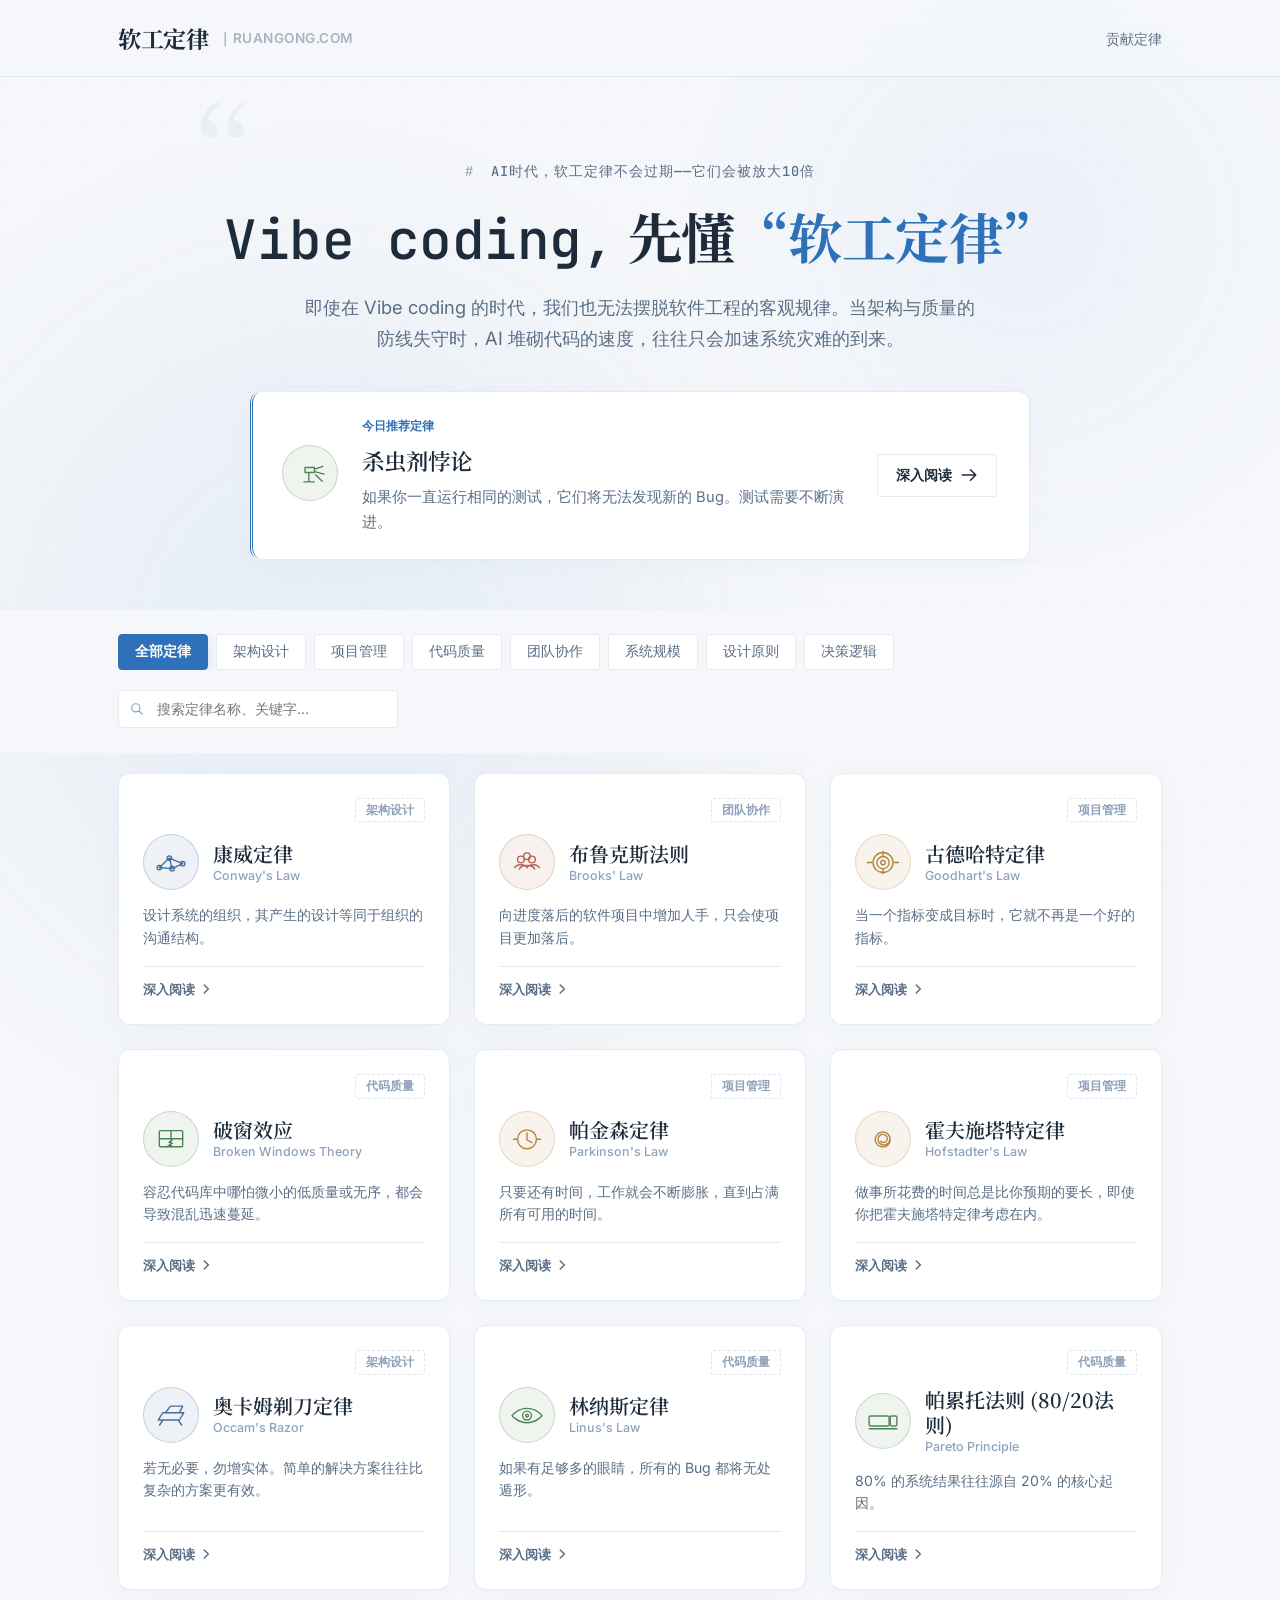
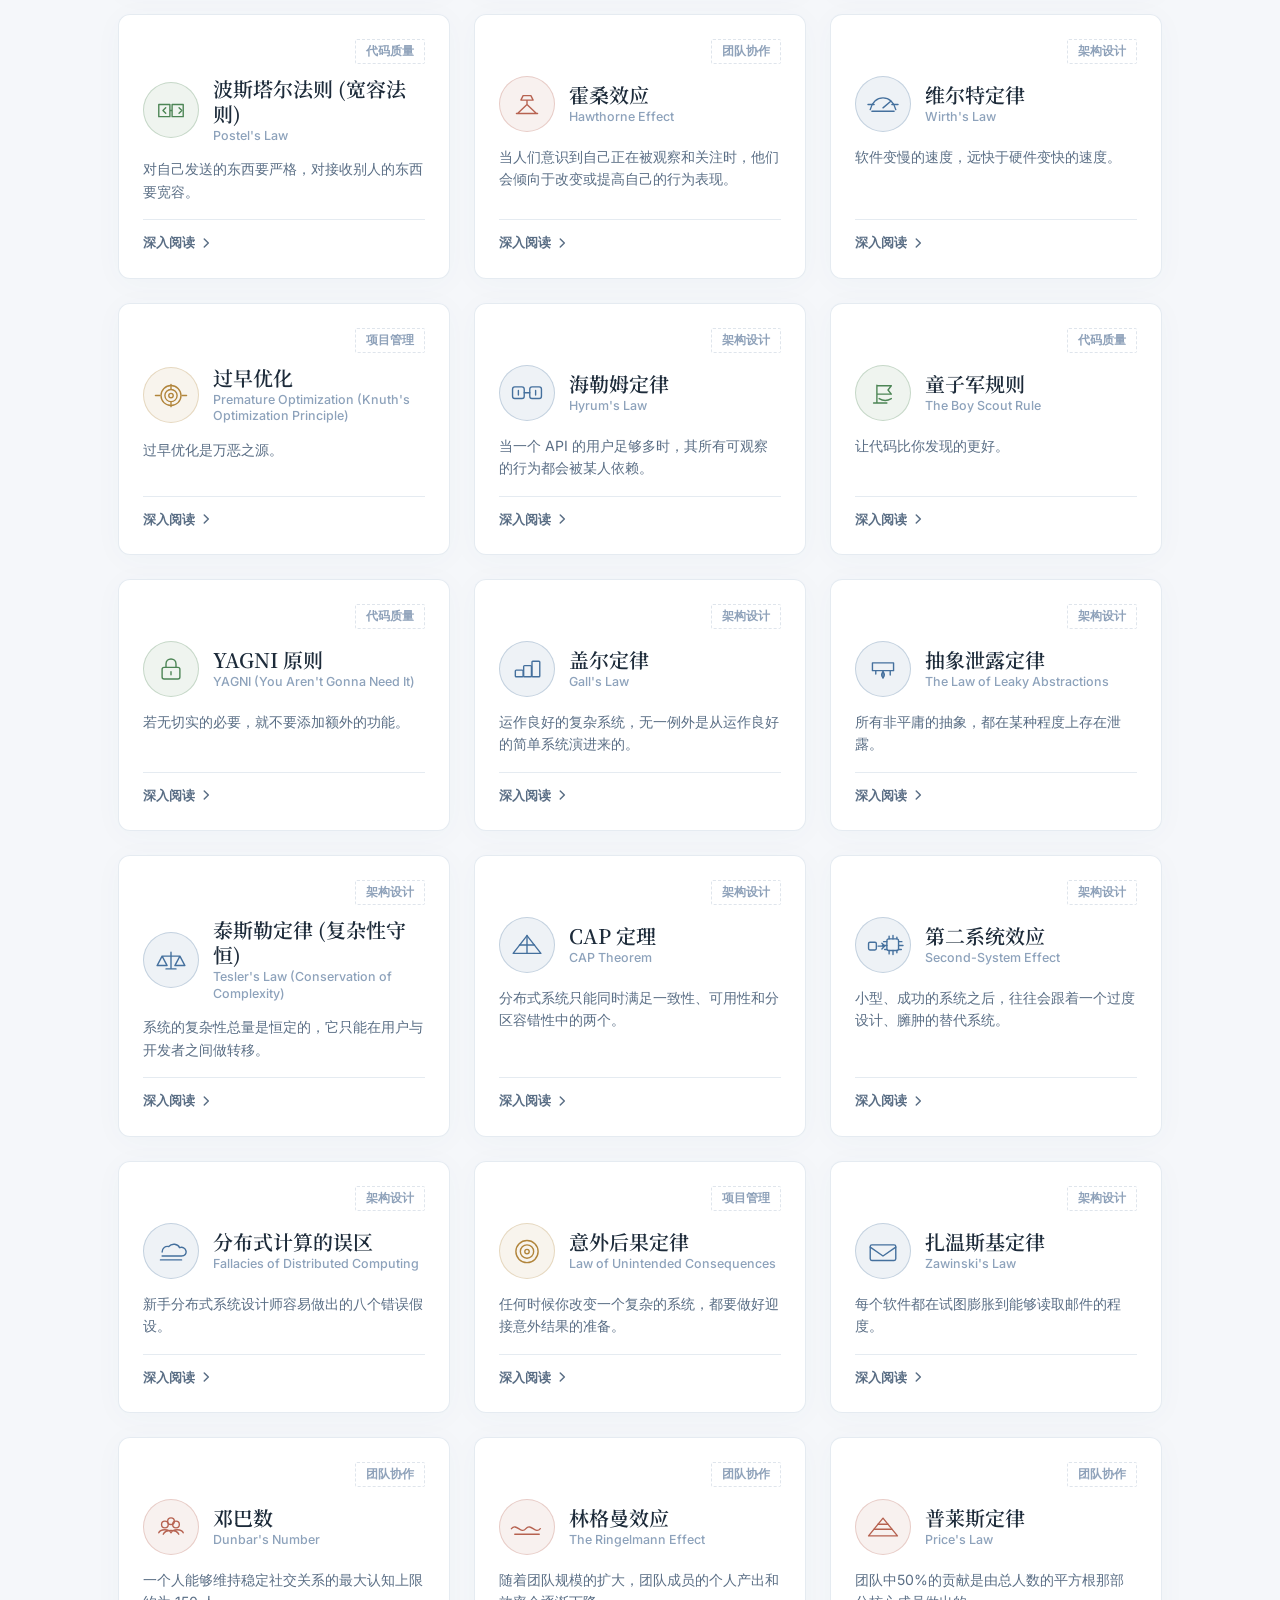
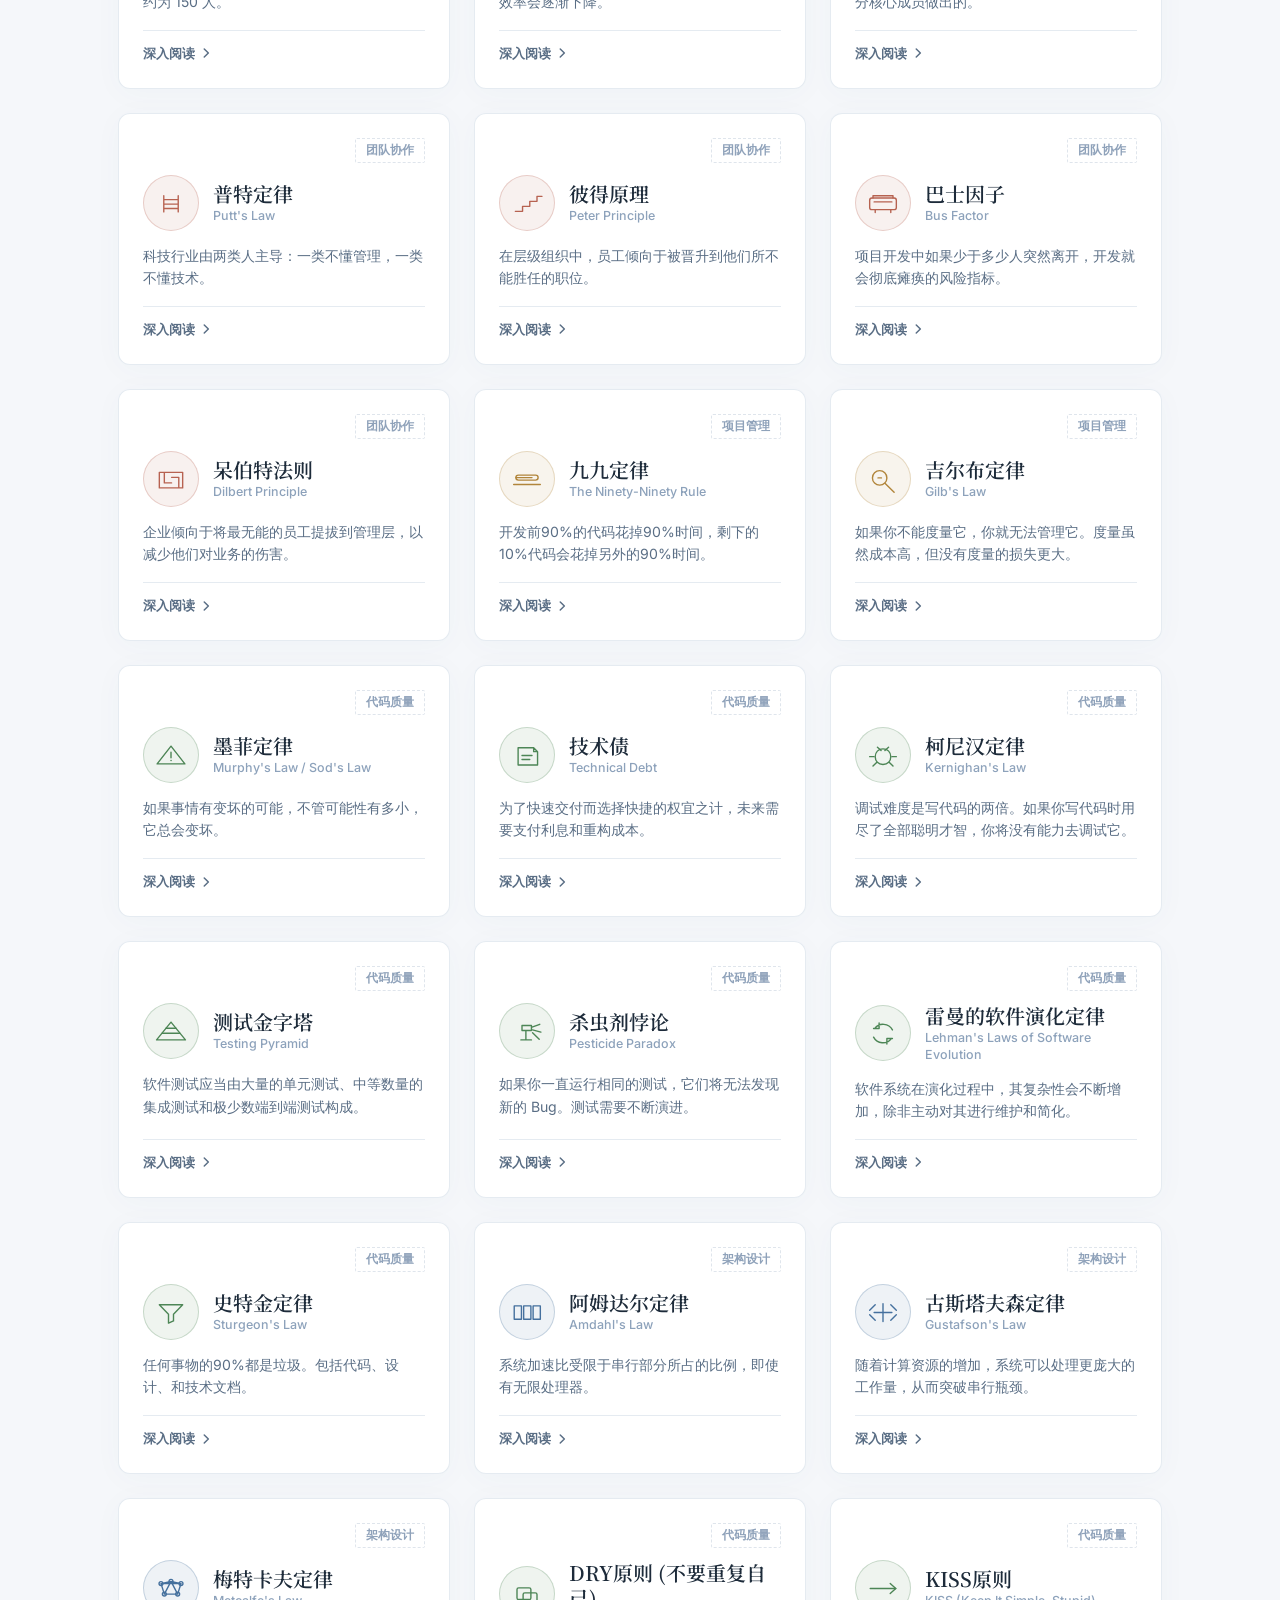
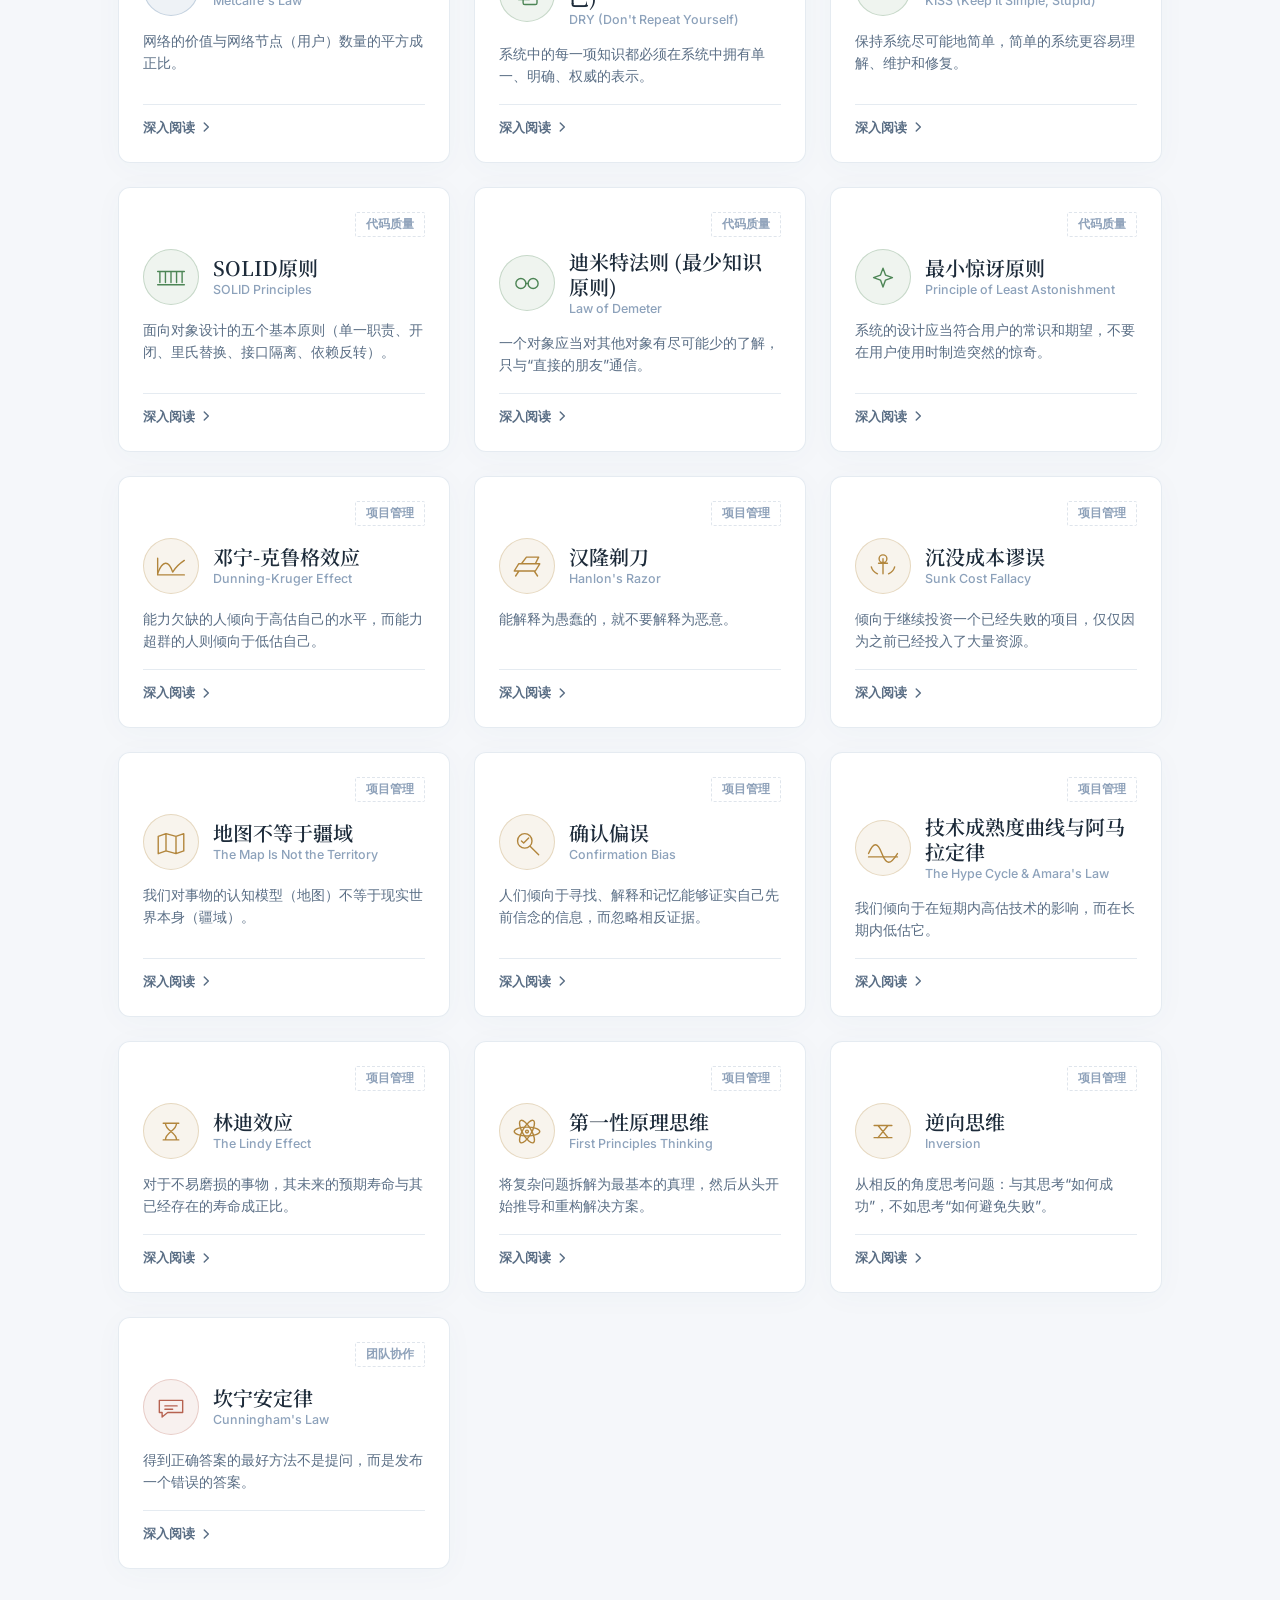
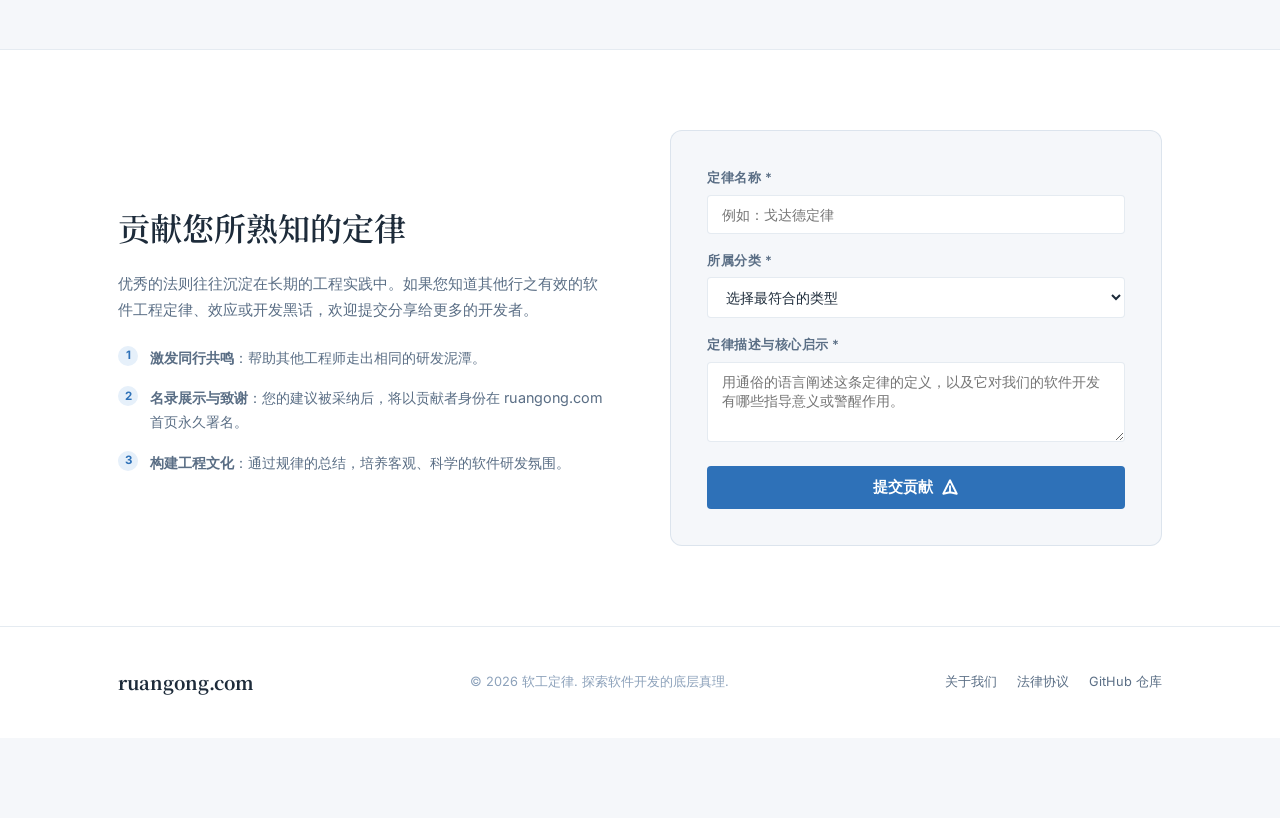
<file: index.html>
<!DOCTYPE html>
<html lang="zh-CN">

<head>
  <meta charset="UTF-8">
  <meta name="viewport" content="width=device-width, initial-scale=1.0">

  <!-- SEO 优化 -->
  <title>软工定律 | Software Engineering Laws - 探索研发的底层逻辑</title>
  <meta name="description"
    content="软工定律（ruangong.com）系统性地收集、整理并深度剖析软件工程领域的经典法则（如康威定律、布鲁克斯法则、破窗效应、古德哈特定律等）。提供丰富的实际案例分析与切实可行的实践应对策略，帮助开发团队规避系统架构与项目管理陷阱，全面提升交付质量与效能。">
  <meta name="keywords" content="软工定律, 软件工程定律, 康威定律, 布鲁克斯法则, 破窗效应, 架构设计, 项目管理, 研发效能, 敏捷开发, 软件开发法则, YAGNI, KISS">
  <meta name="author" content="ruangong.com">

  <!-- Open Graph 社交分享 Meta 标签 -->
  <meta property="og:title" content="软工定律 | 探索软件开发的底层逻辑与避坑指南">
  <meta property="og:description" content="汇集软件工程经典的定律、效应与法则。深入剖析系统架构、项目管理与团队文化背后的隐藏规律。">
  <meta property="og:type" content="website">
  <meta property="og:url" content="https://ruangong.com">

  <link rel="icon"
    href="data:image/svg+xml,<svg xmlns=%22http://www.w3.org/2000/svg%22 viewBox=%220 0 100 100%22><text x=%2250%22 y=%2255%22 font-size=%2275%22 font-family=%22serif%22 fill=%22%232e71b8%22 font-weight=%22bold%22 text-anchor=%22middle%22 dominant-baseline=%22middle%22>软</text></svg>">

  <!-- 引入统一样式表 -->
  <link rel="stylesheet" href="styles.css?v=1.3.9">
</head>

<body>
  <!-- 背景杂色纹理 -->
  <div class="noise-overlay" id="noise-overlay"></div>

  <!-- 1. 顶部导航栏 -->
  <header id="site-header">
    <div class="container nav-wrapper">
      <a href="#" class="logo" id="site-logo">
        <span class="logo-title">软工定律</span>
        <span class="logo-domain">｜RUANGONG.COM</span>
      </a>

      <!-- 移动端汉堡菜单 -->
      <button class="menu-toggle" id="menu-toggle" aria-label="打开导航菜单">
        <span></span>
        <span></span>
        <span></span>
      </button>

      <ul class="nav-links" id="nav-links">
        <li><a href="#contribute">贡献定律</a></li>
      </ul>
    </div>
  </header>

  <!-- 2. 英雄头部 (Hero Section) -->
  <section class="hero" id="hero-section">
    <div class="container">
      <a href="essay.html" class="hero-tag">
        AI时代，软工定律不会过期——它们会被放大10倍
      </a>
      <h1>
        <span class="vibe-mono">Vibe coding,</span> 先懂<span class="gradient-text">“软工定律”</span>
      </h1>
      <p class="lead">
        即使在 Vibe coding 的时代，我们也无法摆脱软件工程的客观规律。当架构与质量的防线失守时，AI 堆砌代码的速度，往往只会加速系统灾难的到来。
      </p>

      <!-- 今日推荐定律板块 -->
      <div class="today-recommend" id="today-recommend-block">
        <div class="recommend-content">
          <div class="recommend-badge">今日推荐定律</div>
          <h3 class="recommend-title" id="recommend-title">加载中...</h3>
          <p class="recommend-desc" id="recommend-desc">正在为您挑选今日启发...</p>
        </div>
        <button class="btn-recommend-detail" id="btn-recommend-detail">
          深入阅读
          <svg xmlns="http://www.w3.org/2000/svg" width="18" height="18" fill="none" viewBox="0 0 24 24"
            stroke="currentColor" stroke-width="2">
            <path stroke-linecap="round" stroke-linejoin="round" d="M14 5l7 7m0 0l-7 7m7-7H3" />
          </svg>
        </button>
      </div>

    </div>
  </section>

  <!-- 3. 搜索与分类过滤组件 -->
  <div class="filter-search-section" id="laws-section">
    <div class="container filter-wrapper">
      <!-- 分类 Tab -->
      <div class="category-tabs" id="category-tabs">
        <button class="tab-btn active" data-category="all">全部定律</button>
        <button class="tab-btn" data-category="architecture">架构设计</button>
        <button class="tab-btn" data-category="management">项目管理</button>
        <button class="tab-btn" data-category="quality">代码质量</button>
        <button class="tab-btn" data-category="culture">团队协作</button>
        <button class="tab-btn" data-category="scale">系统规模</button>
        <button class="tab-btn" data-category="design">设计原则</button>
        <button class="tab-btn" data-category="decisions">决策逻辑</button>
      </div>

      <!-- 搜索框 -->
      <div class="search-box">
        <svg class="search-icon" xmlns="http://www.w3.org/2000/svg" fill="none" viewBox="0 0 24 24"
          stroke="currentColor" stroke-width="2">
          <path stroke-linecap="round" stroke-linejoin="round" d="M21 21l-6-6m2-5a7 7 0 11-14 0 7 7 0 0114 0z" />
        </svg>
        <input type="text" class="search-input" id="search-input" placeholder="搜索定律名称、关键字...">
      </div>
    </div>
  </div>

  <!-- 4. 定律列表卡片展示网格 -->
  <section class="laws-section">
    <div class="container">
      <div class="laws-grid" id="laws-grid">
        <!-- 动态生成定律卡片 -->
      </div>
    </div>
  </section>

  <!-- 5. 贡献与提报定律区域 -->
  <section class="contribute-section" id="contribute">
    <div class="container contribute-grid">
      <!-- 左侧文案 -->
      <div class="contribute-info">
        <h2>贡献您所熟知的定律</h2>
        <p>
          优秀的法则往往沉淀在长期的工程实践中。如果您知道其他行之有效的软件工程定律、效应或开发黑话，欢迎提交分享给更多的开发者。
        </p>
        <div class="contribute-features">
          <div class="feature-item">
            <div class="feature-icon">1</div>
            <p><strong>激发同行共鸣</strong>：帮助其他工程师走出相同的研发泥潭。</p>
          </div>
          <div class="feature-item">
            <div class="feature-icon">2</div>
            <p><strong>名录展示与致谢</strong>：您的建议被采纳后，将以贡献者身份在 ruangong.com 首页永久署名。</p>
          </div>
          <div class="feature-item">
            <div class="feature-icon">3</div>
            <p><strong>构建工程文化</strong>：通过规律的总结，培养客观、科学的软件研发氛围。</p>
          </div>
        </div>
      </div>

      <!-- 右侧表单 -->
      <div class="contribute-form-container">
        <!-- 正常填写的表单 -->
        <form id="contribute-form">
          <div class="form-group">
            <label for="law-name">定律名称 *</label>
            <input type="text" id="law-name" class="form-control" placeholder="例如：戈达德定律" required>
          </div>

          <div class="form-group">
            <label for="law-cat">所属分类 *</label>
            <select id="law-cat" class="form-control" required>
              <option value="" disabled selected>选择最符合的类型</option>
              <option value="architecture">架构设计</option>
              <option value="management">项目管理</option>
              <option value="quality">代码质量</option>
              <option value="culture">团队协作</option>
              <option value="scale">系统规模</option>
              <option value="design">设计原则</option>
              <option value="decisions">决策逻辑</option>
            </select>
          </div>

          <div class="form-group">
            <label for="law-desc">定律描述与核心启示 *</label>
            <textarea id="law-desc" class="form-control" placeholder="用通俗的语言阐述这条定律的定义，以及它对我们的软件开发有哪些指导意义或警醒作用。"
              required></textarea>
          </div>

          <button type="submit" class="btn-submit" id="btn-submit-law">
            提交贡献
            <svg xmlns="http://www.w3.org/2000/svg" width="18" height="18" fill="none" viewBox="0 0 24 24"
              stroke="currentColor" stroke-width="2.5">
              <path stroke-linecap="round" stroke-linejoin="round" d="M12 19l9 2-9-18-9 18 9-2zm0 0v-8" />
            </svg>
          </button>
        </form>

        <!-- 提交成功后展示的界面 -->
        <div class="form-success-state" id="form-success-state">
          <div class="success-icon">✓</div>
          <h3>提报成功！</h3>
          <p>感谢您对软件工程文化的贡献。我们将尽快审核内容并集成至系统，审核通过后您将在主页收到致谢展示。</p>
          <button class="btn-reset-form" id="btn-reset-form">继续提交</button>
        </div>
      </div>
    </div>
  </section>


  <!-- 7. 页脚 -->
  <footer id="site-footer">
    <div class="container footer-wrapper">
      <div class="footer-logo">
        ruangong.com
      </div>
      <div class="footer-copyright">
        &copy; 2026 软工定律. 探索软件开发的底层真理.
      </div>
      <ul class="footer-links">
        <li><a href="#">关于我们</a></li>
        <li><a href="#laws-section">法律协议</a></li>
        <li><a href="https://github.com" target="_blank" rel="noopener noreferrer">GitHub 仓库</a></li>
      </ul>
    </div>
  </footer>

  <!-- 引入数据源与逻辑脚本 -->
  <script src="laws.js?v=1.2.0"></script>
  <script src="script.js?v=1.3.4"></script>
</body>

</html>
</file>
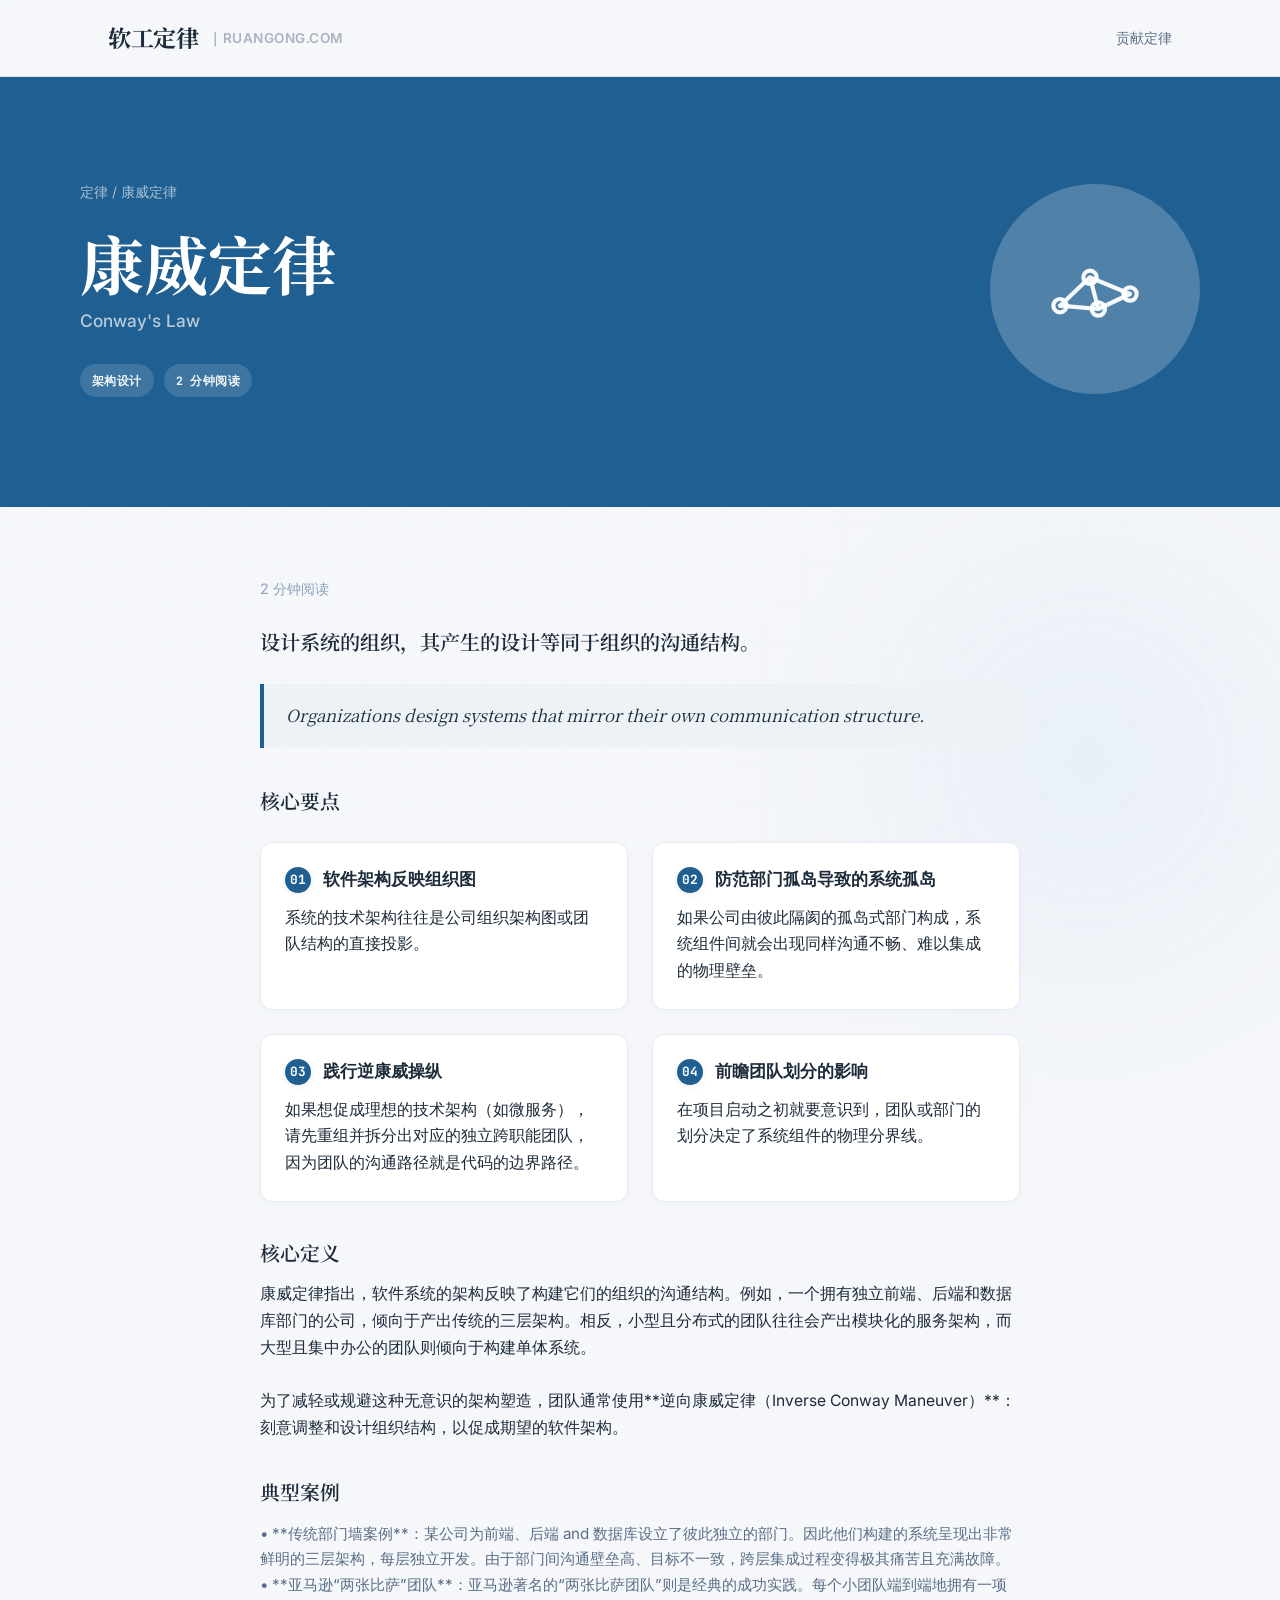
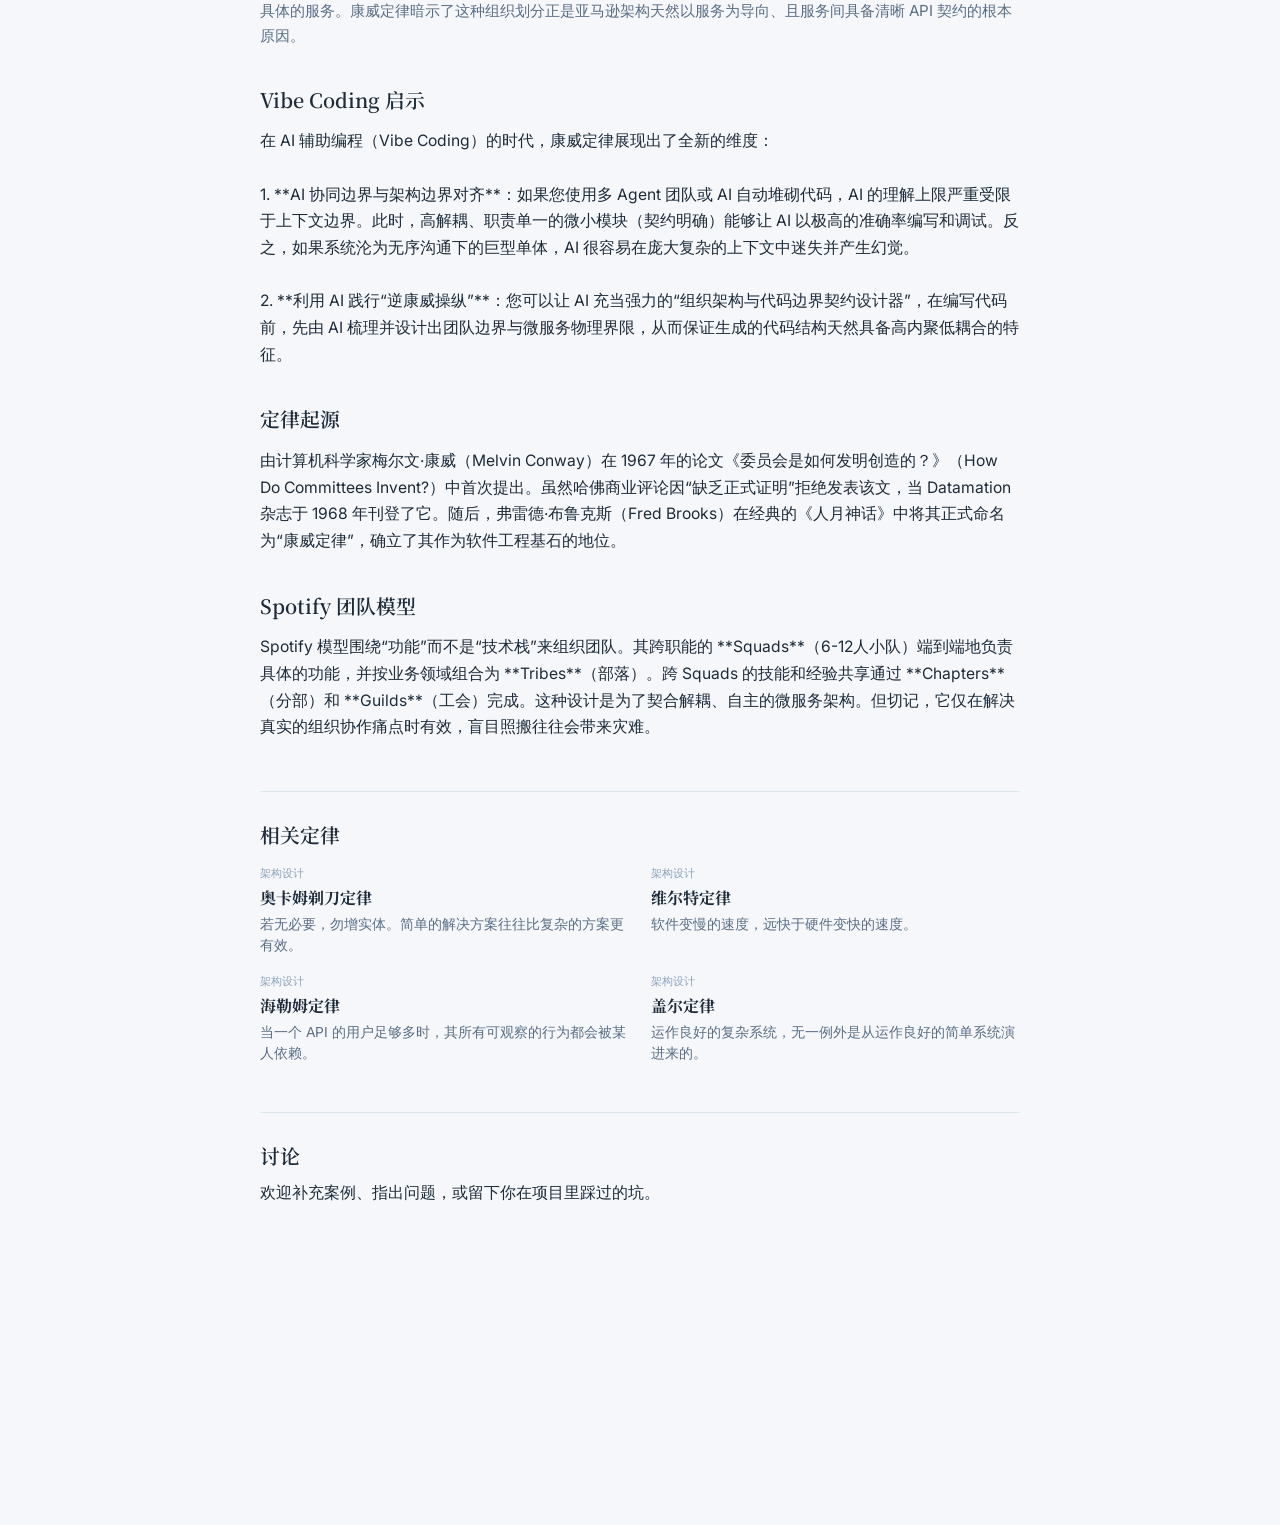
<file: detail.html>
<!DOCTYPE html>
<html lang="zh-CN">
<head>
  <meta charset="UTF-8">
  <meta name="viewport" content="width=device-width, initial-scale=1.0">
  
  <!-- 动态子页 SEO 配置 -->
  <title>软工定律研究报告 | Ruangong Report</title>
  <meta name="description" content="收集并解析软件开发中被反复印证的经验法则与行业共识。包含康威定律、布鲁克斯法则、破窗效应等，帮助研发团队在项目架构、团队协作与代码质量上规避客观风险。">
  <meta name="keywords" content="软工定律, 康威定律, 布鲁克斯法则, 破窗效应, 软件架构, 项目管理, 代码质量">
  <meta name="author" content="ruangong.com">
  
  <link rel="icon" href="data:image/svg+xml,<svg xmlns=%22http://www.w3.org/2000/svg%22 viewBox=%220 0 100 100%22><text x=%2250%22 y=%2255%22 font-size=%2275%22 font-family=%22serif%22 fill=%22%232e71b8%22 font-weight=%22bold%22 text-anchor=%22middle%22 dominant-baseline=%22middle%22>软</text></svg>">
  
  <!-- 引入子页专用样式表 -->
  <link rel="stylesheet" href="detail_styles.css?v=1.5.7">
</head>
<body>
  <!-- 纸纹格子底纹 -->
  <div class="noise-overlay" id="noise-overlay"></div>

  <header id="site-header">
    <div class="detail-container nav-wrapper">
      <a href="index.html" class="logo" id="site-logo">
        <span class="logo-title">软工定律</span>
        <span class="logo-domain">｜RUANGONG.COM</span>
      </a>

      <nav class="nav-links" aria-label="站点导航">
        <a href="index.html#contribute">贡献定律</a>
      </nav>
    </div>
  </header>

  <div class="wrapper">
    <!-- 单版面内容区域 -->
    <main class="content-box">
      <div class="post-wrapper" id="post-wrapper">
        <!-- 由 detail_script.js 根据当前 URL 参数动态生成详细文章内容 -->
      </div>
    </main>
  </div>

  <!-- 引入核心数据与子页逻辑脚本 -->
  <script src="laws.js?v=1.2.0"></script>
  <script src="detail_script.js?v=1.5.6"></script>
</body>
</html>
</file>
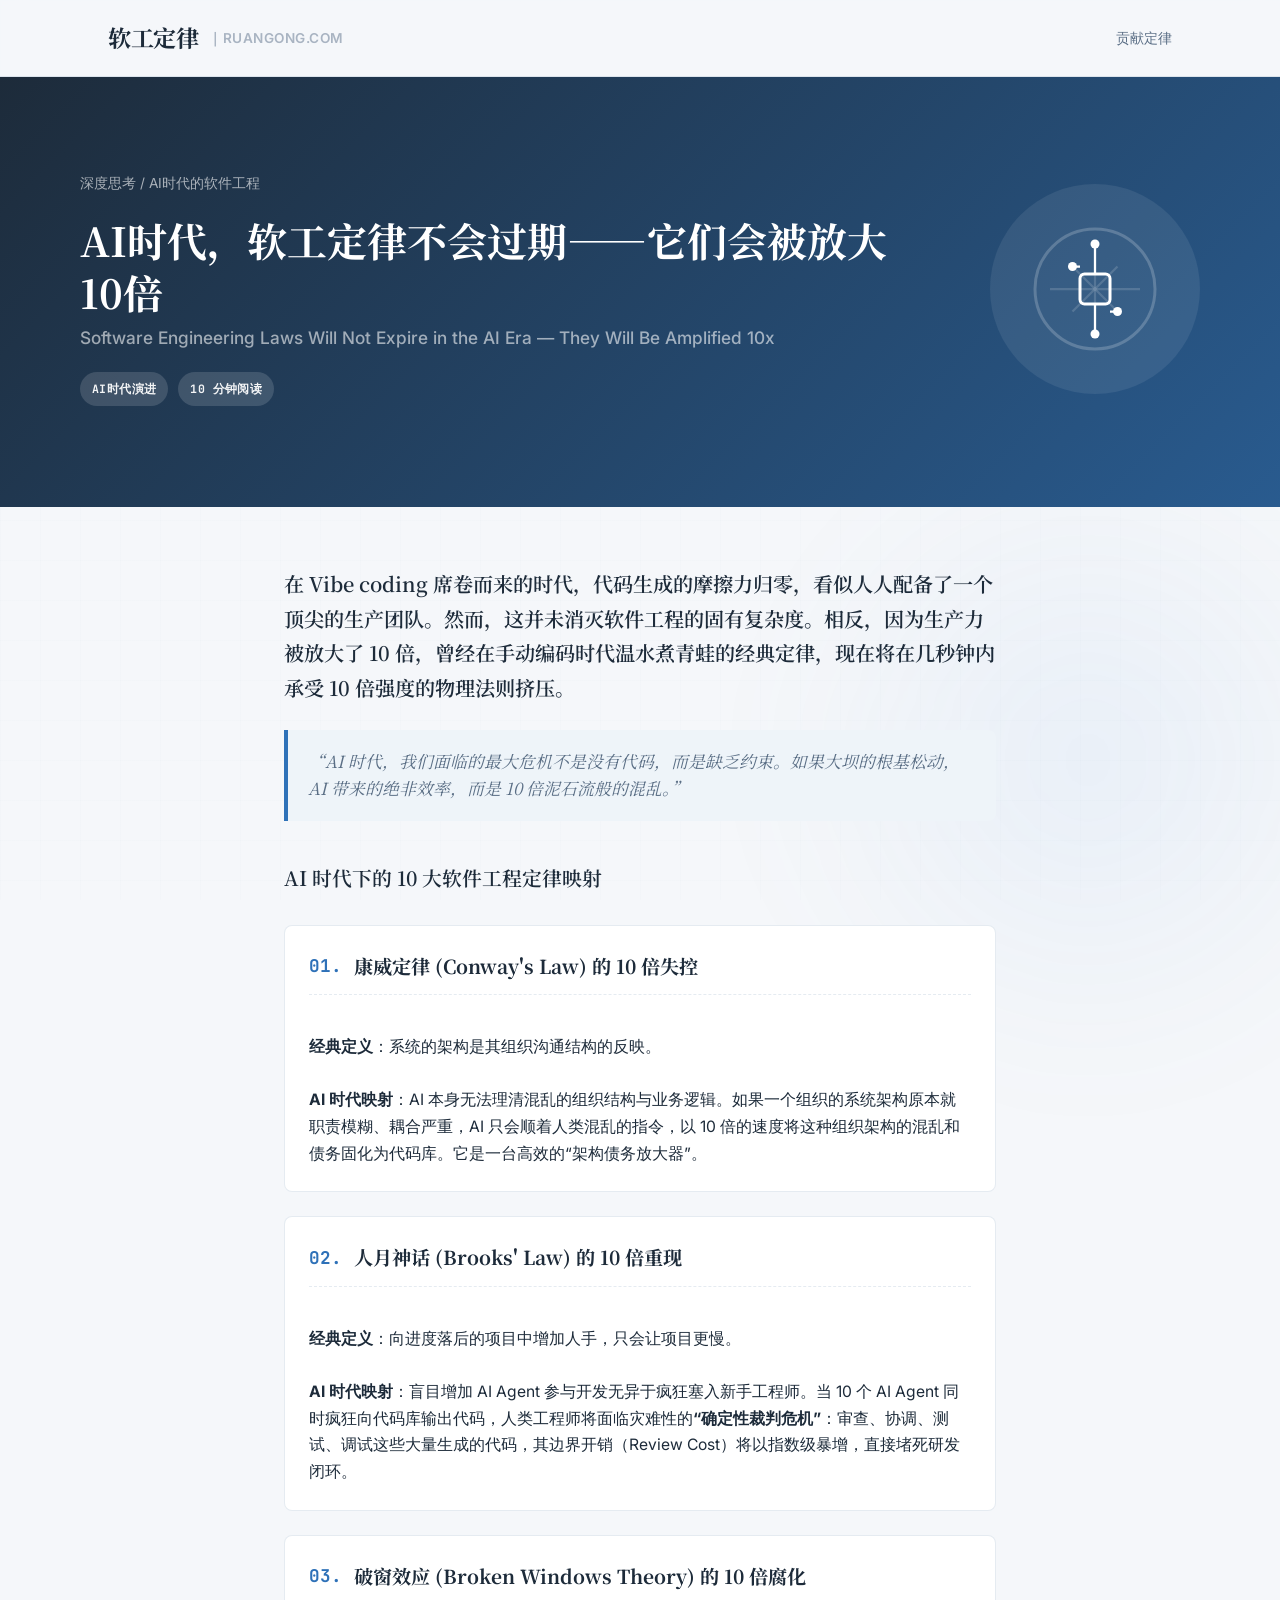
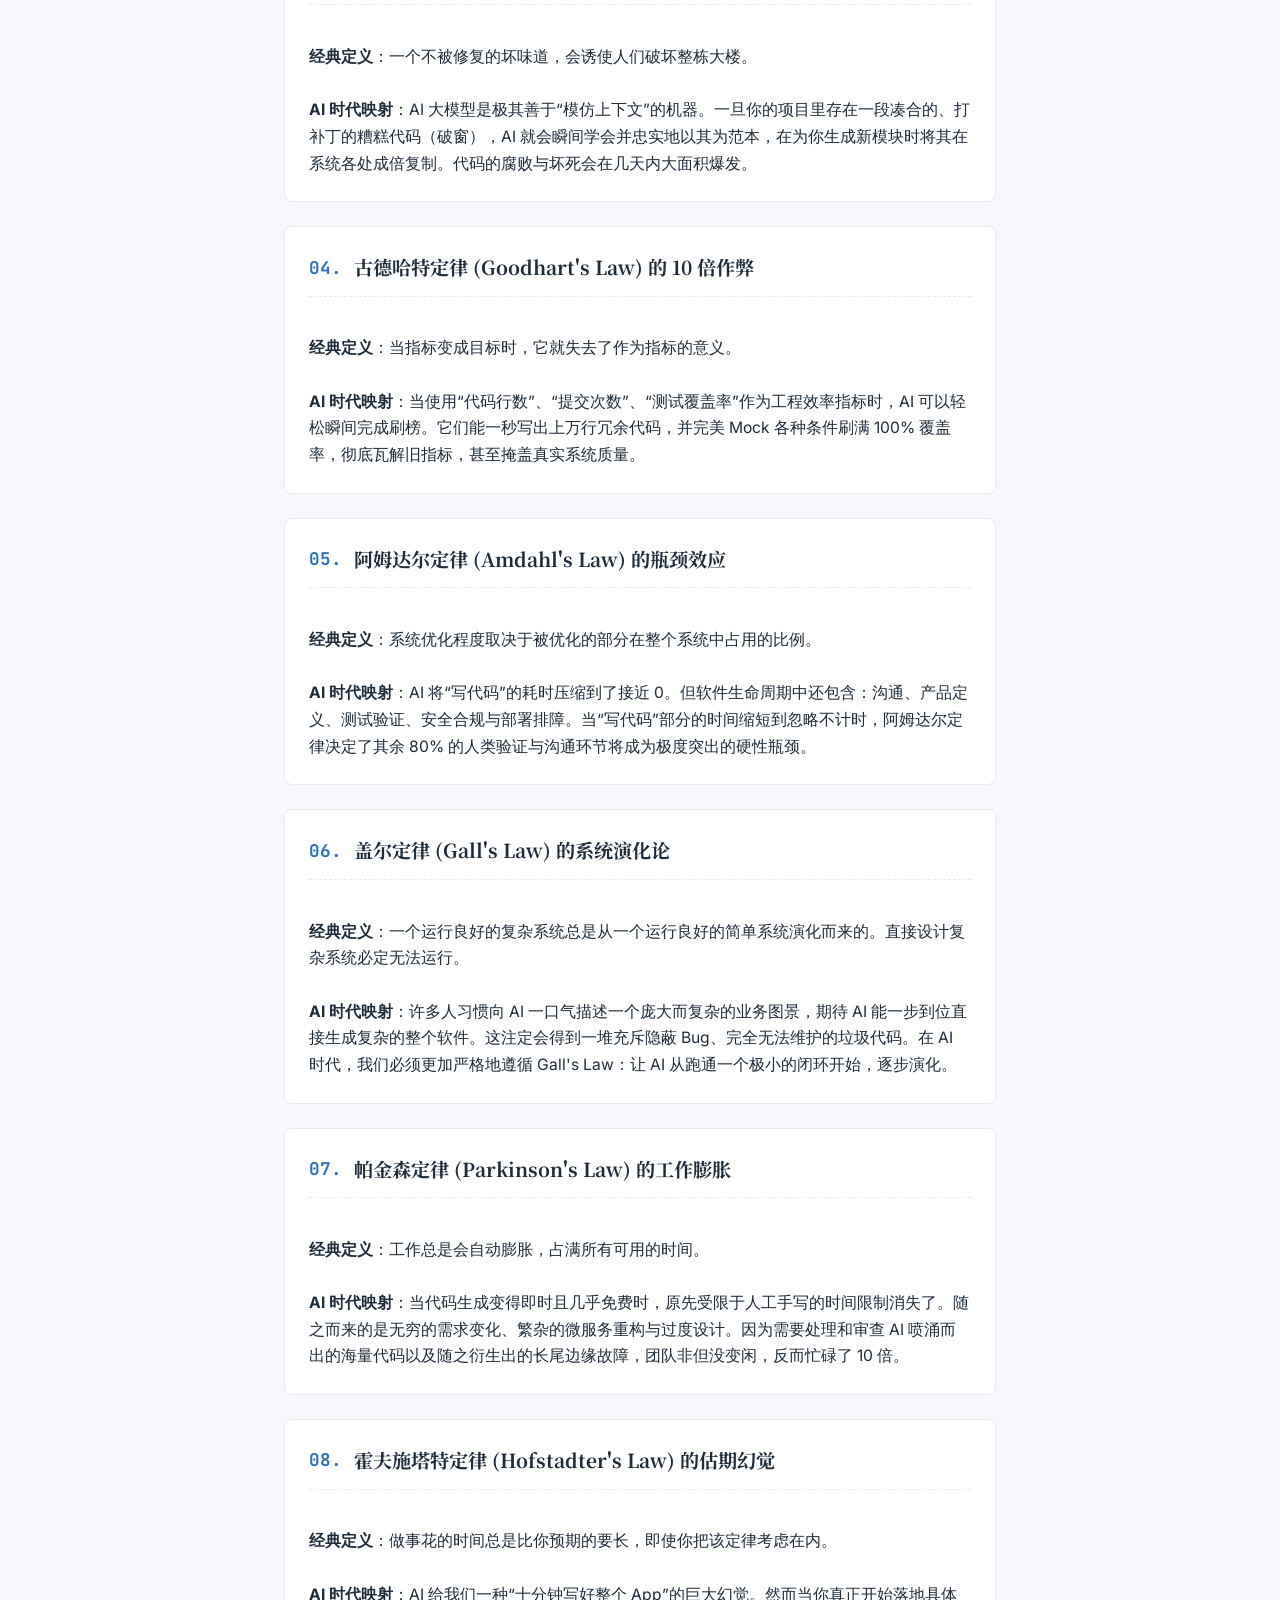
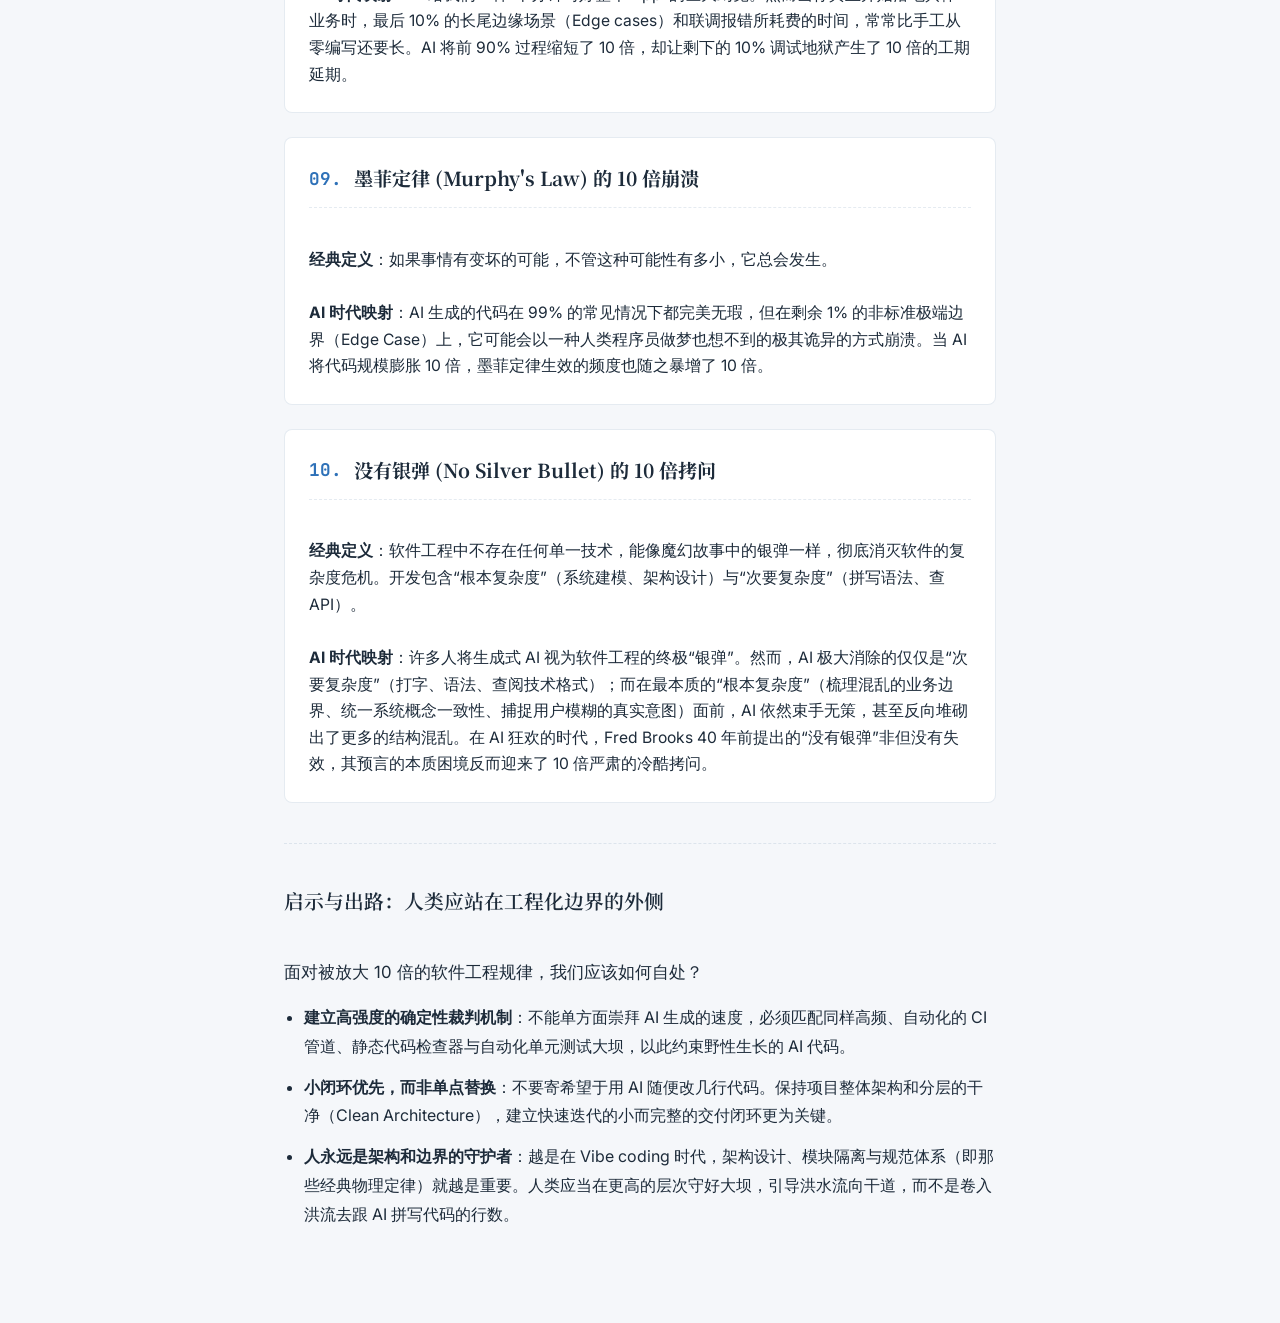
<file: essay.html>
<!DOCTYPE html>
<html lang="zh-CN">
<head>
  <meta charset="UTF-8">
  <meta name="viewport" content="width=device-width, initial-scale=1.0">
  <title>AI时代，软工定律不会过期——它们会被放大10倍 | 软工定律</title>
  <meta name="description" content="AI时代，代码生成的摩擦力归零，但这并未消灭复杂度。相反，由于生产力放大10倍，经典的软件工程定律和架构约束被放大了10倍。本文探讨康威定律、布鲁克斯定律、破窗效应等在AI时代下的新映射。">
  <link rel="icon" href="data:image/svg+xml,<svg xmlns=%22http://www.w3.org/2000/svg%22 viewBox=%220 0 100 100%22><text x=%2250%22 y=%2255%22 font-size=%2275%22 font-family=%22serif%22 fill=%22%232e71b8%22 font-weight=%22bold%22 text-anchor=%22middle%22 dominant-baseline=%22middle%22>软</text></svg>">
  <link rel="stylesheet" href="detail_styles.css?v=1.5.7">
  <!-- 自定义页面特有的小样式补丁 -->
  <style>
    .post-hero {
      background: linear-gradient(135deg, #1d2b3a 0%, #295b8f 100%) !important;
    }
    .article-shell {
      max-width: 960px;
      margin: 0 auto;
      padding: 60px 24px;
    }
    .essay-card-grid {
      display: grid;
      grid-template-columns: repeat(auto-fit, minmax(420px, 1fr));
      gap: 24px;
      margin: 30px 0;
    }
    .essay-card {
      background: var(--bg-surface);
      border: 1px solid var(--border-color);
      border-radius: var(--radius-md);
      padding: 24px;
      transition: var(--transition-smooth);
      display: flex;
      flex-direction: column;
      justify-content: flex-start;
    }
    .essay-card:hover {
      border-color: var(--border-color-hover);
      transform: translateY(-2px);
      box-shadow: 0 6px 20px rgba(41, 91, 143, 0.04);
    }
    .essay-card-header {
      display: flex;
      align-items: center;
      gap: 12px;
      margin-bottom: 12px;
      border-bottom: 1px dashed var(--border-color);
      padding-bottom: 12px;
    }
    .essay-card-num {
      font-family: var(--font-mono);
      font-size: 1.1rem;
      font-weight: 700;
      color: var(--accent);
    }
    .essay-card-title {
      font-family: var(--font-serif);
      font-size: 1.2rem;
      font-weight: 700;
      color: var(--text-primary);
    }
    .essay-card-desc {
      font-size: 0.92rem;
      color: var(--text-secondary);
      line-height: 1.65;
    }
    .back-home-btn {
      display: inline-flex;
      align-items: center;
      gap: 8px;
      color: var(--text-secondary);
      font-weight: 600;
      font-size: 0.9rem;
      margin-bottom: 30px;
      transition: var(--transition-fast);
    }
    .back-home-btn:hover {
      color: var(--accent);
    }
    @media (max-width: 900px) {
      .essay-card-grid {
        grid-template-columns: 1fr;
      }
    }
  </style>
</head>
<body>
  <!-- 纸纹格子底纹 -->
  <div class="noise-overlay" id="noise-overlay"></div>

  <header id="site-header">
    <div class="detail-container nav-wrapper">
      <a href="index.html" class="logo" id="site-logo">
        <span class="logo-title">软工定律</span>
        <span class="logo-domain">｜RUANGONG.COM</span>
      </a>

      <nav class="nav-links" aria-label="站点导航">
        <a href="index.html#contribute">贡献定律</a>
      </nav>
    </div>
  </header>

  <div class="wrapper">
    <main class="content-box">
      <div class="post-wrapper">
        <header class="post-hero">
          <div class="post-hero-inner">
            <div class="post-hero-copy">
              <div class="breadcrumb">深度思考 / AI时代的软件工程</div>
              <h1 style="font-size: 2.5rem; line-height: 1.3; margin-top: 10px;">AI时代，软工定律不会过期——它们会被放大10倍</h1>
              <div class="english-title" style="margin-top: 5px; opacity: 0.85;">Software Engineering Laws Will Not Expire in the AI Era — They Will Be Amplified 10x</div>
              <div class="post-tags" style="margin-top: 20px;">
                <span>AI时代演进</span>
                <span>10 分钟阅读</span>
              </div>
            </div>
            <div class="post-hero-visual" aria-hidden="true" style="background: rgba(255, 255, 255, 0.08);">
              <!-- 齿轮与AI碰撞的精美SVG -->
              <svg xmlns="http://www.w3.org/2000/svg" viewBox="0 0 100 100" width="120" height="120">
                <circle cx="50" cy="50" r="40" fill="none" stroke="rgba(255,255,255,0.2)" stroke-width="2" />
                <path d="M50 20 L50 80 M20 50 L80 50" stroke="rgba(255,255,255,0.15)" stroke-width="1.5" />
                <!-- 科技线条 -->
                <path d="M35 35 L65 65 M35 65 L65 35" stroke="rgba(255,255,255,0.15)" stroke-width="1.5" />
                <!-- 核心芯片 -->
                <rect x="40" y="40" width="20" height="20" rx="3" fill="none" stroke="#ffffff" stroke-width="2" />
                <!-- 闪烁发光节点 -->
                <circle cx="35" cy="35" r="3" fill="#ffffff" />
                <circle cx="65" cy="65" r="3" fill="#ffffff" />
                <circle cx="50" cy="20" r="3" fill="#ffffff" />
                <circle cx="50" cy="80" r="3" fill="#ffffff" />
                <!-- 连接线 -->
                <path d="M35 35 H40 M65 65 H60 M50 20 V40 M50 80 V60" stroke="#ffffff" stroke-width="1.5" />
              </svg>
            </div>
          </div>
        </header>

        <article class="article-shell">
          <p class="post-lead">
            在 Vibe coding 席卷而来的时代，代码生成的摩擦力归零，看似人人配备了一个顶尖的生产团队。然而，这并未消灭软件工程的固有复杂度。相反，因为生产力被放大了 10 倍，曾经在手动编码时代温水煮青蛙的经典定律，现在将在几秒钟内承受 10 倍强度的物理法则挤压。
          </p>

          <blockquote class="law-quote" style="border-left: 4px solid var(--accent); margin-bottom: 40px; padding-left: 20px; font-style: italic; color: var(--text-secondary);">
            “AI 时代，我们面临的最大危机不是没有代码，而是缺乏约束。如果大坝的根基松动，AI 带来的绝非效率，而是 10 倍泥石流般的混乱。”
          </blockquote>

          <section class="post-section">
            <h2 class="post-section-title" style="margin-bottom: 24px;">AI 时代下的 10 大软件工程定律映射</h2>
            
            <div class="essay-card-grid">
              <!-- 卡片 1 -->
              <div class="essay-card">
                <div class="essay-card-header">
                  <span class="essay-card-num">01.</span>
                  <h3 class="essay-card-title">康威定律 (Conway's Law) 的 10 倍失控</h3>
                </div>
                <p class="essay-card-desc">
                  <strong>经典定义</strong>：系统的架构是其组织沟通结构的反映。<br>
                  <strong>AI 时代映射</strong>：AI 本身无法理清混乱的组织结构与业务逻辑。如果一个组织的系统架构原本就职责模糊、耦合严重，AI 只会顺着人类混乱的指令，以 10 倍的速度将这种组织架构的混乱和债务固化为代码库。它是一台高效的“架构债务放大器”。
                </p>
              </div>

              <!-- 卡片 2 -->
              <div class="essay-card">
                <div class="essay-card-header">
                  <span class="essay-card-num">02.</span>
                  <h3 class="essay-card-title">人月神话 (Brooks' Law) 的 10 倍重现</h3>
                </div>
                <p class="essay-card-desc">
                  <strong>经典定义</strong>：向进度落后的项目中增加人手，只会让项目更慢。<br>
                  <strong>AI 时代映射</strong>：盲目增加 AI Agent 参与开发无异于疯狂塞入新手工程师。当 10 个 AI Agent 同时疯狂向代码库输出代码，人类工程师将面临灾难性的<strong>“确定性裁判危机”</strong>：审查、协调、测试、调试这些大量生成的代码，其边界开销（Review Cost）将以指数级暴增，直接堵死研发闭环。
                </p>
              </div>

              <!-- 卡片 3 -->
              <div class="essay-card">
                <div class="essay-card-header">
                  <span class="essay-card-num">03.</span>
                  <h3 class="essay-card-title">破窗效应 (Broken Windows Theory) 的 10 倍腐化</h3>
                </div>
                <p class="essay-card-desc">
                  <strong>经典定义</strong>：一个不被修复的坏味道，会诱使人们破坏整栋大楼。<br>
                  <strong>AI 时代映射</strong>：AI 大模型是极其善于“模仿上下文”的机器。一旦你的项目里存在一段凑合的、打补丁的糟糕代码（破窗），AI 就会瞬间学会并忠实地以其为范本，在为你生成新模块时将其在系统各处成倍复制。代码的腐败与坏死会在几天内大面积爆发。
                </p>
              </div>

              <!-- 卡片 4 -->
              <div class="essay-card">
                <div class="essay-card-header">
                  <span class="essay-card-num">04.</span>
                  <h3 class="essay-card-title">古德哈特定律 (Goodhart's Law) 的 10 倍作弊</h3>
                </div>
                <p class="essay-card-desc">
                  <strong>经典定义</strong>：当指标变成目标时，它就失去了作为指标的意义。<br>
                  <strong>AI 时代映射</strong>：当使用“代码行数”、“提交次数”、“测试覆盖率”作为工程效率指标时，AI 可以轻松瞬间完成刷榜。它们能一秒写出上万行冗余代码，并完美 Mock 各种条件刷满 100% 覆盖率，彻底瓦解旧指标，甚至掩盖真实系统质量。
                </p>
              </div>

              <!-- 卡片 5 -->
              <div class="essay-card">
                <div class="essay-card-header">
                  <span class="essay-card-num">05.</span>
                  <h3 class="essay-card-title">阿姆达尔定律 (Amdahl's Law) 的瓶颈效应</h3>
                </div>
                <p class="essay-card-desc">
                  <strong>经典定义</strong>：系统优化程度取决于被优化的部分在整个系统中占用的比例。<br>
                  <strong>AI 时代映射</strong>：AI 将“写代码”的耗时压缩到了接近 0。但软件生命周期中还包含：沟通、产品定义、测试验证、安全合规与部署排障。当“写代码”部分的时间缩短到忽略不计时，阿姆达尔定律决定了其余 80% 的人类验证与沟通环节将成为极度突出的硬性瓶颈。
                </p>
              </div>

              <!-- 卡片 6 -->
              <div class="essay-card">
                <div class="essay-card-header">
                  <span class="essay-card-num">06.</span>
                  <h3 class="essay-card-title">盖尔定律 (Gall's Law) 的系统演化论</h3>
                </div>
                <p class="essay-card-desc">
                  <strong>经典定义</strong>：一个运行良好的复杂系统总是从一个运行良好的简单系统演化而来的。直接设计复杂系统必定无法运行。<br>
                  <strong>AI 时代映射</strong>：许多人习惯向 AI 一口气描述一个庞大而复杂的业务图景，期待 AI 能一步到位直接生成复杂的整个软件。这注定会得到一堆充斥隐蔽 Bug、完全无法维护的垃圾代码。在 AI 时代，我们必须更加严格地遵循 Gall's Law：让 AI 从跑通一个极小的闭环开始，逐步演化。
                </p>
              </div>

              <!-- 卡片 7 -->
              <div class="essay-card">
                <div class="essay-card-header">
                  <span class="essay-card-num">07.</span>
                  <h3 class="essay-card-title">帕金森定律 (Parkinson's Law) 的工作膨胀</h3>
                </div>
                <p class="essay-card-desc">
                  <strong>经典定义</strong>：工作总是会自动膨胀，占满所有可用的时间。<br>
                  <strong>AI 时代映射</strong>：当代码生成变得即时且几乎免费时，原先受限于人工手写的时间限制消失了。随之而来的是无穷的需求变化、繁杂的微服务重构与过度设计。因为需要处理和审查 AI 喷涌而出的海量代码以及随之衍生出的长尾边缘故障，团队非但没变闲，反而忙碌了 10 倍。
                </p>
              </div>

              <!-- 卡片 8 -->
              <div class="essay-card">
                <div class="essay-card-header">
                  <span class="essay-card-num">08.</span>
                  <h3 class="essay-card-title">霍夫施塔特定律 (Hofstadter's Law) 的估期幻觉</h3>
                </div>
                <p class="essay-card-desc">
                  <strong>经典定义</strong>：做事花的时间总是比你预期的要长，即使你把该定律考虑在内。<br>
                  <strong>AI 时代映射</strong>：AI 给我们一种“十分钟写好整个 App”的巨大幻觉。然而当你真正开始落地具体业务时，最后 10% 的长尾边缘场景（Edge cases）和联调报错所耗费的时间，常常比手工从零编写还要长。AI 将前 90% 过程缩短了 10 倍，却让剩下的 10% 调试地狱产生了 10 倍的工期延期。
                </p>
              </div>

              <!-- 卡片 9 -->
              <div class="essay-card">
                <div class="essay-card-header">
                  <span class="essay-card-num">09.</span>
                  <h3 class="essay-card-title">墨菲定律 (Murphy's Law) 的 10 倍崩溃</h3>
                </div>
                <p class="essay-card-desc">
                  <strong>经典定义</strong>：如果事情有变坏的可能，不管这种可能性有多小，它总会发生。<br>
                  <strong>AI 时代映射</strong>：AI 生成的代码在 99% 的常见情况下都完美无瑕，但在剩余 1% 的非标准极端边界（Edge Case）上，它可能会以一种人类程序员做梦也想不到的极其诡异的方式崩溃。当 AI 将代码规模膨胀 10 倍，墨菲定律生效的频度也随之暴增了 10 倍。
                </p>
              </div>

              <!-- 卡片 10 -->
              <div class="essay-card">
                <div class="essay-card-header">
                  <span class="essay-card-num">10.</span>
                  <h3 class="essay-card-title">没有银弹 (No Silver Bullet) 的 10 倍拷问</h3>
                </div>
                <p class="essay-card-desc">
                  <strong>经典定义</strong>：软件工程中不存在任何单一技术，能像魔幻故事中的银弹一样，彻底消灭软件的复杂度危机。开发包含“根本复杂度”（系统建模、架构设计）与“次要复杂度”（拼写语法、查 API）。<br>
                  <strong>AI 时代映射</strong>：许多人将生成式 AI 视为软件工程的终极“银弹”。然而，AI 极大消除的仅仅是“次要复杂度”（打字、语法、查阅技术格式）；而在最本质的“根本复杂度”（梳理混乱的业务边界、统一系统概念一致性、捕捉用户模糊的真实意图）面前，AI 依然束手无策，甚至反向堆砌出了更多的结构混乱。在 AI 狂欢的时代，Fred Brooks 40 年前提出的“没有银弹”非但没有失效，其预言的本质困境反而迎来了 10 倍严肃的冷酷拷问。
                </p>
              </div>
            </div>
          </section>

          <section class="post-section" style="margin-top: 40px; border-top: 1px dashed var(--border-color); padding-top: 40px;">
            <h2 class="post-section-title">启示与出路：人类应站在工程化边界的外侧</h2>
            <p style="margin-bottom: 16px; font-size: 1.05rem;">
              面对被放大 10 倍的软件工程规律，我们应该如何自处？
            </p>
            <ul style="padding-left: 20px; margin-bottom: 24px; line-height: 1.8;">
              <li style="margin-bottom: 12px;">
                <strong>建立高强度的确定性裁判机制</strong>：不能单方面崇拜 AI 生成的速度，必须匹配同样高频、自动化的 CI 管道、静态代码检查器与自动化单元测试大坝，以此约束野性生长的 AI 代码。
              </li>
              <li style="margin-bottom: 12px;">
                <strong>小闭环优先，而非单点替换</strong>：不要寄希望于用 AI 随便改几行代码。保持项目整体架构和分层的干净（Clean Architecture），建立快速迭代的小而完整的交付闭环更为关键。
              </li>
              <li style="margin-bottom: 12px;">
                <strong>人永远是架构和边界的守护者</strong>：越是在 Vibe coding 时代，架构设计、模块隔离与规范体系（即那些经典物理定律）就越是重要。人类应当在更高的层次守好大坝，引导洪水流向干道，而不是卷入洪流去跟 AI 拼写代码的行数。
              </li>
            </ul>
          </section>
        </article>
      </div>
    </main>
  </div>
</body>
</html>
</file>
<file: styles.css>
/*
 * 软工定律主样式表 (styles.css - 白皮书图谱色调版)
 * 将主页 index.html 完美重构为 info.html 的白皮书色调：衬线宋体排版、天蓝-深蓝配色与细网格虚线
 */

@import url('https://fonts.googleapis.com/css2?family=Inter:wght@300;400;500;600;700&family=JetBrains+Mono:ital,wght@0,400;0,500;1,400&family=Noto+Serif+SC:wght@400;500;600;700&display=swap');

:root {
  /* 白皮书图谱色调配置 */
  --bg-main: #f5f7fa;        /* 灰白纸张底纹 */
  --bg-surface: #ffffff;     /* 纯白卡纸容器 */
  --text-primary: #1d2b3a;   /* 极深蓝黑，印刷品墨迹感 */
  --text-secondary: #5a6e85; /* 中灰蓝色 */
  --text-muted: #8da2bb;     /* 浅灰蓝色，用于辅助细线与说明 */
  
  --accent: #2e71b8;         /* 科技深蓝 */
  --accent-light: #e6f0fa;   /* 天蓝色高亮背景 */
  --border-color: rgba(41, 91, 143, 0.12);
  --border-color-hover: rgba(41, 91, 143, 0.25);
  
  /* 莫兰迪分类印刷色系 */
  --cat-arch: #295b8f;
  --cat-arch-bg: #f0f4f9;
  --cat-arch-border: #d2e2f0;
  
  --cat-mgmt: #a6731e;
  --cat-mgmt-bg: #fbf6ec;
  --cat-mgmt-border: #f6e9cb;
  
  --cat-qual: #32733c;
  --cat-qual-bg: #edf6ef;
  --cat-qual-border: #d4ebd7;
  
  --cat-cult: #ac4b37;
  --cat-cult-bg: #faf1ef;
  --cat-cult-border: #f8dcd7;
  
  --cat-scale: #7b4f8d;
  --cat-scale-bg: #f5eef7;
  --cat-scale-border: #ebdcf0;
  
  --cat-design: #2d787f;
  --cat-design-bg: #eef6f7;
  --cat-design-border: #d5ebed;
  
  --cat-decisions: #5c6370;
  --cat-decisions-bg: #f2f3f5;
  --cat-decisions-border: #e2e4e8;

  /* 字体系统 */
  --font-serif: 'Noto Serif SC', 'Songti SC', 'STSong', 'SimSun', serif;
  --font-sans: 'Inter', system-ui, -apple-system, sans-serif;
  --font-mono: 'JetBrains Mono', Consolas, monospace;
  
  --radius-lg: 12px;
  --radius-md: 8px;
  --radius-sm: 4px;
  --transition-smooth: all 0.35s cubic-bezier(0.16, 1, 0.3, 1);
  --transition-fast: all 0.15s ease;
  --shadow-subtle: 0 4px 30px rgba(41, 91, 143, 0.03);
  --shadow-hover: 0 10px 40px rgba(41, 91, 143, 0.08);
}

/* 全局与重置 */
* {
  box-sizing: border-box;
  margin: 0;
  padding: 0;
}

html {
  scroll-behavior: smooth;
  font-size: 16px;
}

body {
  background-color: var(--bg-main);
  color: var(--text-primary);
  font-family: var(--font-sans);
  line-height: 1.68;
  position: relative;
  overflow-x: hidden;
  padding-bottom: 80px;
  -webkit-font-smoothing: antialiased;
}

/* 全局背景：天蓝色墨晕渐变效果 */
body::before {
  content: "";
  position: fixed;
  bottom: -20%;
  left: -10%;
  width: 70vw;
  height: 70vw;
  border-radius: 50%;
  background: radial-gradient(circle, rgba(74, 144, 226, 0.09) 0%, rgba(41, 91, 143, 0.02) 60%, transparent 80%);
  z-index: -2;
  pointer-events: none;
  filter: blur(60px);
}

body::after {
  content: "";
  position: fixed;
  top: -10%;
  right: -5%;
  width: 50vw;
  height: 50vw;
  border-radius: 50%;
  background: radial-gradient(circle, rgba(74, 144, 226, 0.06) 0%, transparent 70%);
  z-index: -2;
  pointer-events: none;
  filter: blur(50px);
}

/* 纸张网格线底纹 */
.noise-overlay {
  position: fixed;
  top: 0;
  left: 0;
  width: 100vw;
  height: 100vh;
  background-image: 
    linear-gradient(rgba(41, 91, 143, 0.012) 1px, transparent 1px),
    linear-gradient(90deg, rgba(41, 91, 143, 0.012) 1px, transparent 1px);
  background-size: 40px 40px;
  z-index: -1;
  pointer-events: none;
}

a {
  color: inherit;
  text-decoration: none;
  transition: var(--transition-fast);
}

.container {
  max-width: 1100px;
  margin: 0 auto;
  padding: 0 28px;
}

/* 顶部导航栏 (灰白纸面) */
header {
  border-bottom: 1px solid var(--border-color);
  background: rgba(245, 247, 250, 0.85);
  backdrop-filter: blur(12px);
  -webkit-backdrop-filter: blur(12px);
  position: sticky;
  top: 0;
  z-index: 100;
  transition: var(--transition-smooth);
}

header.scrolled {
  background: var(--bg-surface);
  border-bottom-color: rgba(41, 91, 143, 0.18);
  box-shadow: 0 4px 20px rgba(41, 91, 143, 0.02);
}

.nav-wrapper {
  display: flex;
  justify-content: space-between;
  align-items: center;
  height: 76px;
}

.logo {
  display: flex;
  align-items: center;
  gap: 10px;
  text-decoration: none;
}

.logo-icon {
  width: 28px;
  height: 28px;
  border: 1px solid var(--accent);
  border-radius: 4px;
  background: var(--bg-surface);
  display: flex;
  align-items: center;
  justify-content: center;
  position: relative;
}

.logo-icon::before {
  content: "";
  position: absolute;
  width: 70%;
  height: 70%;
  border: 1px dashed rgba(46, 113, 184, 0.35);
  transform: rotate(45deg);
  pointer-events: none;
}

.logo-icon::after {
  content: "λ";
  font-family: var(--font-serif);
  font-size: 0.85rem;
  color: var(--accent);
  font-weight: 700;
  z-index: 2;
  transform: translateY(-0.5px);
}

.logo-text {
  display: flex;
  flex-direction: column;
  line-height: 1.1;
}

.logo-title {
  font-family: var(--font-serif);
  font-size: 1.45rem;
  font-weight: 700;
  color: var(--text-primary);
  letter-spacing: -0.5px;
}

.logo-domain {
  font-family: var(--font-sans);
  font-size: 0.85rem;
  font-weight: 600;
  color: #a9b4c2;
  letter-spacing: 0.5px;
}

.nav-links {
  display: flex;
  gap: 28px;
  list-style: none;
  align-items: center;
}

.nav-links a {
  font-weight: 500;
  font-size: 0.9rem;
  color: var(--text-secondary);
  position: relative;
  padding: 6px 0;
}

.nav-links a:hover,
.nav-links li.active a {
  color: var(--text-primary);
}

.nav-links a::after {
  content: "";
  position: absolute;
  bottom: 0;
  left: 0;
  width: 0;
  height: 1.5px;
  background: var(--accent);
  transition: var(--transition-fast);
}

.nav-links a:hover::after,
.nav-links li.active a::after {
  width: 100%;
}

.btn-contribute-nav {
  border: 1px solid var(--border-color);
  padding: 8px 18px;
  border-radius: var(--radius-sm);
  font-size: 0.85rem;
  font-weight: 600;
  cursor: pointer;
  background: var(--bg-surface);
  transition: var(--transition-fast);
}

.btn-contribute-nav:hover {
  background: var(--accent);
  color: var(--bg-surface) !important;
  border-color: var(--accent);
}

/* 移动端菜单 */
.menu-toggle {
  display: none;
  flex-direction: column;
  gap: 5px;
  cursor: pointer;
  border: none;
  background: transparent;
}
.menu-toggle span {
  display: block;
  width: 22px;
  height: 2px;
  background: var(--text-primary);
  border-radius: 1px;
  transition: var(--transition-fast);
}

/* 英雄区 (Hero Section) */
.hero {
  padding: 80px 0 50px 0;
  text-align: center;
  position: relative;
}

/* 杂志双引号修饰 */
.hero::before {
  content: "“";
  position: absolute;
  top: 15px;
  left: 10%;
  font-family: var(--font-serif);
  font-size: 8rem;
  color: rgba(41, 91, 143, 0.05);
  line-height: 1;
}

.hero-tag {
  display: inline-block;
  font-family: var(--font-mono);
  font-size: 0.85rem;
  color: var(--text-secondary);
  font-weight: 500;
  letter-spacing: 1px;
  margin-bottom: 20px;
  text-decoration: none;
  cursor: pointer;
  transition: var(--transition-fast);
}

.hero-tag:hover {
  color: var(--accent);
}

.hero-tag::before {
  content: "#";
  color: var(--text-muted);
  margin-right: 8px;
  font-weight: 400;
  transition: var(--transition-fast);
}

.hero-tag:hover::before {
  color: var(--accent);
}

.hero h1 {
  font-family: var(--font-serif);
  font-size: 3.4rem;
  font-weight: 700;
  line-height: 1.2;
  letter-spacing: -0.5px;
  margin-bottom: 20px;
  color: var(--text-primary);
}

.hero h1 span.gradient-text {
  color: var(--accent);
  font-weight: 700;
}

.vibe-mono {
  font-family: var(--font-mono);
  font-weight: 500;
}



.hero p.lead {
  font-size: 1.15rem;
  color: var(--text-secondary);
  max-width: 680px;
  margin: 0 auto 36px auto;
  line-height: 1.7;
}

.today-recommend {
  max-width: 780px;
  margin: 0 auto;
  background: var(--bg-surface);
  border: 1px solid var(--border-color);
  border-left: 3px double var(--accent);
  border-radius: var(--radius-lg);
  padding: 24px 32px 24px 29px;
  text-align: left;
  display: flex;
  align-items: center;
  justify-content: space-between;
  gap: 24px;
  position: relative;
  overflow: hidden;
  box-shadow: var(--shadow-subtle);
  transition: var(--transition-smooth);
}

.today-recommend:hover {
  border-color: var(--border-color-hover);
  border-left-color: var(--accent);
  box-shadow: var(--shadow-hover);
}

.recommend-content {
  flex: 1;
}

.recommend-visual {
  --law-accent: var(--accent);
  flex: 0 0 56px;
  color: var(--law-accent);
}

.recommend-visual .law-visual {
  margin: 0;
  width: 56px;
  height: 56px;
}

.recommend-visual .law-visual svg {
  width: 50px;
  height: 50px;
}

.recommend-badge {
  font-size: 0.75rem;
  font-family: var(--font-mono);
  font-weight: 600;
  color: var(--accent);
  text-transform: uppercase;
  margin-bottom: 6px;
}

.recommend-title {
  font-family: var(--font-serif);
  font-size: 1.4rem;
  font-weight: 600;
  margin-bottom: 6px;
  color: var(--text-primary);
}

.recommend-desc {
  font-size: 0.92rem;
  color: var(--text-secondary);
  display: -webkit-box;
  -webkit-line-clamp: 2;
  -webkit-box-orient: vertical;
  overflow: hidden;
}

.btn-recommend-detail {
  padding: 11px 18px;
  background: var(--bg-surface);
  border: 1px solid var(--border-color);
  border-radius: var(--radius-sm);
  font-size: 0.88rem;
  font-weight: 600;
  color: var(--text-primary);
  cursor: pointer;
  display: inline-flex;
  align-items: center;
  gap: 8px;
  white-space: nowrap;
  transition: var(--transition-fast);
}

.btn-recommend-detail:hover {
  background: var(--accent-light);
  border-color: var(--accent);
  color: var(--accent);
  transform: translateX(2px);
}

/* 过滤与搜索区域 */
.filter-search-section {
  padding: 24px 0;
  position: sticky;
  top: 76px;
  background: var(--bg-main);
  z-index: 10;
  border-bottom: 1px solid transparent;
  transition: var(--transition-fast);
}

.filter-search-section.sticky-active {
  border-bottom-color: var(--border-color);
  background: rgba(245, 247, 250, 0.92);
}

.filter-wrapper {
  display: flex;
  justify-content: space-between;
  align-items: center;
  gap: 20px;
  flex-wrap: wrap;
}

/* 分类 Tab */
.category-tabs {
  display: flex;
  gap: 8px;
  overflow-x: auto;
  max-width: 100%;
  min-width: 0;
}

.tab-btn {
  background: var(--bg-surface);
  border: 1px solid var(--border-color);
  color: var(--text-secondary);
  padding: 8px 16px;
  font-size: 0.85rem;
  font-weight: 500;
  cursor: pointer;
  border-radius: var(--radius-sm);
  transition: var(--transition-fast);
  flex: 0 0 auto;
}

.tab-btn:hover {
  color: var(--text-primary);
  border-color: var(--border-color-hover);
}

.tab-btn.active {
  color: var(--bg-surface);
  background: var(--accent);
  border-color: var(--accent);
  font-weight: 600;
  box-shadow: 0 4px 12px rgba(46, 113, 184, 0.15);
}

/* 搜索框 */
.search-box {
  position: relative;
  width: 280px;
  max-width: 100%;
}

.search-input {
  width: 100%;
  background: var(--bg-surface);
  border: 1px solid var(--border-color);
  border-radius: var(--radius-sm);
  padding: 10px 14px 10px 38px;
  color: var(--text-primary);
  font-family: var(--font-sans);
  font-size: 0.85rem;
  outline: none;
  transition: var(--transition-fast);
}

.search-input:focus {
  border-color: var(--accent);
  box-shadow: 0 0 0 2px rgba(46, 113, 184, 0.08);
}

.search-icon {
  position: absolute;
  left: 12px;
  top: 50%;
  transform: translateY(-50%);
  color: var(--text-muted);
  pointer-events: none;
  width: 14px;
  height: 14px;
}

/* 定律列表网格 */
.laws-section {
  padding: 20px 0 80px 0;
}

.laws-grid {
  display: grid;
  grid-template-columns: repeat(auto-fill, minmax(320px, 1fr));
  gap: 24px;
}

/* 卡片 */
.law-card {
  background: var(--bg-surface);
  border: 1px solid var(--border-color);
  border-radius: var(--radius-lg);
  padding: 24px;
  display: flex;
  flex-direction: column;
  justify-content: space-between;
  height: 100%;
  min-height: 240px;
  position: relative;
  box-shadow: var(--shadow-subtle);
  cursor: pointer;
  transition: var(--transition-smooth);
}

.law-card:hover {
  transform: translateY(-4px);
  border-color: rgba(41, 91, 143, 0.28);
  box-shadow: var(--shadow-hover);
}

.card-top {
  margin-bottom: 16px;
}

.card-header-meta {
  display: flex;
  justify-content: flex-end;
  align-items: center;
  margin-bottom: 12px;
}

.card-title-row {
  display: flex;
  align-items: center;
  gap: 14px;
  margin-bottom: 14px;
  min-width: 0;
}

.card-title-copy {
  min-width: 0;
  flex: 1;
}

.law-visual {
  color: var(--law-accent, var(--accent));
  width: 56px;
  height: 56px;
  margin: 0;
  flex: 0 0 56px;
  border: 1px solid color-mix(in srgb, currentColor 22%, transparent);
  border-radius: 50%;
  background: color-mix(in srgb, currentColor 8%, white);
  position: relative;
  display: inline-flex;
  align-items: center;
  justify-content: center;
  transition: var(--transition-smooth);
}

.law-visual svg {
  display: block;
  width: 50px;
  height: 50px;
  position: relative;
  z-index: 1;
}

.law-visual-bg {
  fill: none;
}

.law-visual-lines {
  fill: none;
  stroke: currentColor;
  stroke-width: 5;
  stroke-linecap: round;
  stroke-linejoin: round;
  opacity: 0.86;
}

.law-card:hover .law-visual,
.today-recommend:hover .law-visual {
  border-color: color-mix(in srgb, currentColor 42%, transparent);
  transform: translateY(-2px);
  background: color-mix(in srgb, currentColor 12%, white);
}

/* 卡片右上角虚线分类框 */
.card-id {
  font-family: var(--font-sans);
  font-size: 0.76rem;
  font-weight: 600;
  color: #8fa2ba;
  border: 1px dashed rgba(141, 162, 187, 0.28);
  background: transparent;
  padding: 4px 10px;
  border-radius: 2px;
  line-height: 1.2;
}

.law-card h3 {
  font-family: var(--font-serif);
  font-size: 1.25rem;
  font-weight: 600;
  line-height: 1.25;
  margin-bottom: 2px;
  color: var(--text-primary);
}

.law-card .english-title {
  font-family: var(--font-sans);
  font-size: 0.78rem;
  color: var(--text-muted);
  font-weight: 500;
  line-height: 1.35;
  overflow-wrap: anywhere;
}

.law-card .summary-text {
  font-size: 0.88rem;
  color: var(--text-secondary);
  line-height: 1.6;
}

.card-footer {
  display: flex;
  justify-content: space-between;
  align-items: center;
  border-top: 1px solid var(--border-color);
  padding-top: 12px;
}

.read-more {
  font-size: 0.8rem;
  font-weight: 600;
  color: var(--text-secondary);
  display: flex;
  align-items: center;
  gap: 4px;
}

.law-card:hover .read-more {
  color: var(--accent);
}

.read-more svg {
  transition: var(--transition-fast);
  transform: translateX(0);
}
.law-card:hover .read-more svg {
  transform: translateX(3px);
}

/* 空状态 */
.empty-state {
  grid-column: 1 / -1;
  text-align: center;
  padding: 60px 20px;
  background: var(--bg-surface);
  border: 1px dashed var(--border-color);
  border-radius: var(--radius-lg);
  color: var(--text-secondary);
}
.empty-state svg {
  color: var(--text-muted);
  margin-bottom: 12px;
}
.empty-state h4 {
  font-family: var(--font-serif);
  font-size: 1.1rem;
  font-weight: 600;
  margin-bottom: 4px;
  color: var(--text-primary);
}

/* 统一详情弹窗 (白皮书报告风) */
.modal-overlay {
  position: fixed;
  inset: 0;
  background: rgba(235, 241, 247, 0.85); /* 灰蓝白色淡雅蒙层 */
  backdrop-filter: blur(8px);
  -webkit-backdrop-filter: blur(8px);
  z-index: 1000;
  display: flex;
  align-items: center;
  justify-content: center;
  opacity: 0;
  pointer-events: none;
  transition: opacity 0.25s ease;
  padding: 24px;
}

.modal-overlay.active {
  opacity: 1;
  pointer-events: all;
}

.modal-container {
  background: var(--bg-surface);
  border: 1px solid rgba(41, 91, 143, 0.22);
  border-radius: var(--radius-lg);
  width: 100%;
  max-width: 800px;
  max-height: 85vh;
  overflow-y: auto;
  position: relative;
  transform: scale(0.97);
  transition: transform 0.25s cubic-bezier(0.16, 1, 0.3, 1);
  box-shadow: var(--shadow-hover);
}

.modal-overlay.active .modal-container {
  transform: scale(1);
}

/* 弹窗细滚动条 */
.modal-container::-webkit-scrollbar {
  width: 6px;
}
.modal-container::-webkit-scrollbar-track {
  background: rgba(0, 0, 0, 0.01);
  border-radius: 0 var(--radius-lg) var(--radius-lg) 0;
}
.modal-container::-webkit-scrollbar-thumb {
  background: var(--text-muted);
  border-radius: 3px;
}

.modal-close {
  position: absolute;
  top: 24px;
  right: 24px;
  background: var(--accent-light);
  border: 1px solid var(--border-color);
  color: var(--accent);
  width: 36px;
  height: 36px;
  border-radius: 50%;
  cursor: pointer;
  display: flex;
  align-items: center;
  justify-content: center;
  transition: var(--transition-fast);
  z-index: 10;
}

.modal-close:hover {
  background: var(--accent);
  color: var(--bg-surface);
  border-color: var(--accent);
  transform: rotate(90deg);
}

.modal-header-hero {
  padding: 44px 44px 20px 44px;
  border-bottom: 1px solid var(--border-color);
  margin-bottom: 24px;
  position: relative;
}

.modal-header-hero::after {
  content: "WHITE PAPER REPORT / 软工定律报告";
  position: absolute;
  top: 24px;
  left: 44px;
  font-family: var(--font-mono);
  font-size: 0.65rem;
  color: var(--text-muted);
}

.modal-category {
  display: inline-block;
  font-size: 0.72rem;
  font-family: var(--font-mono);
  font-weight: 700;
  padding: 2px 8px;
  border-radius: var(--radius-sm);
  margin-top: 16px;
  margin-bottom: 10px;
}

.cat-architecture .modal-category { color: var(--cat-arch); background: var(--cat-arch-bg); }
.cat-management .modal-category { color: var(--cat-mgmt); background: var(--cat-mgmt-bg); }
.cat-quality .modal-category { color: var(--cat-qual); background: var(--cat-qual-bg); }
.cat-culture .modal-category { color: var(--cat-cult); background: var(--cat-cult-bg); }
.cat-scale .modal-category { color: var(--cat-scale); background: var(--cat-scale-bg); }
.cat-design .modal-category { color: var(--cat-design); background: var(--cat-design-bg); }
.cat-decisions .modal-category { color: var(--cat-decisions); background: var(--cat-decisions-bg); }

.modal-header-hero h2 {
  font-family: var(--font-serif);
  font-size: 2.1rem;
  font-weight: 700;
  margin-bottom: 4px;
  color: var(--text-primary);
}

.modal-header-hero .english-title {
  font-size: 0.95rem;
  color: var(--text-muted);
  font-weight: 500;
}

.modal-body {
  padding: 0 44px 44px 44px;
}

.modal-section {
  margin-bottom: 24px;
}

.modal-section-title {
  font-family: var(--font-serif);
  font-size: 1.15rem;
  font-weight: 600;
  margin-bottom: 8px;
  color: var(--text-primary);
  display: flex;
  align-items: center;
  gap: 8px;
  border-bottom: 1px dashed var(--border-color);
  padding-bottom: 6px;
}

.modal-section-title svg {
  color: var(--accent);
}

/* 经典 Quote - 终端衬线体 */
blockquote.law-quote {
  font-family: var(--font-serif);
  font-style: italic;
  font-size: 1.05rem;
  border-left: 3px solid var(--accent);
  padding: 12px 18px;
  background: var(--accent-light);
  color: var(--text-primary);
  margin-bottom: 24px;
}

/* 应对建议列表 */
.advice-list {
  list-style: none;
  display: flex;
  flex-direction: column;
  gap: 8px;
}

.advice-list li {
  position: relative;
  padding-left: 20px;
  font-size: 0.92rem;
  color: var(--text-secondary);
}

.advice-list li::before {
  content: "·";
  position: absolute;
  left: 4px;
  font-weight: bold;
  color: var(--accent);
  font-size: 1.4rem;
  top: -3px;
}

/* 贡献与提交区域 */
.contribute-section {
  padding: 80px 0;
  border-top: 1px solid var(--border-color);
  background: var(--bg-surface);
}

.contribute-grid {
  display: grid;
  grid-template-columns: 1fr 1fr;
  gap: 60px;
  align-items: center;
}

.contribute-info h2 {
  font-family: var(--font-serif);
  font-size: 2rem;
  font-weight: 600;
  margin-bottom: 16px;
}

.contribute-info p {
  color: var(--text-secondary);
  font-size: 0.95rem;
  margin-bottom: 24px;
}

.contribute-features {
  display: flex;
  flex-direction: column;
  gap: 16px;
}

.feature-item {
  display: flex;
  align-items: flex-start;
  gap: 12px;
}

.feature-icon {
  width: 20px;
  height: 20px;
  border-radius: 50%;
  background: var(--accent-light);
  color: var(--accent);
  display: flex;
  align-items: center;
  justify-content: center;
  flex-shrink: 0;
  font-size: 0.72rem;
  font-weight: bold;
}

.feature-item p {
  font-size: 0.9rem;
  margin: 0;
}

/* 表单容器 */
.contribute-form-container {
  background: var(--bg-main);
  border: 1px solid var(--border-color);
  border-radius: var(--radius-lg);
  padding: 36px;
  position: relative;
}

.form-group {
  margin-bottom: 16px;
}

.form-group label {
  display: block;
  font-size: 0.8rem;
  font-weight: 600;
  color: var(--text-secondary);
  margin-bottom: 6px;
  letter-spacing: 0.5px;
}

.form-control {
  width: 100%;
  background: var(--bg-surface);
  border: 1px solid var(--border-color);
  border-radius: var(--radius-sm);
  padding: 10px 14px;
  color: var(--text-primary);
  font-family: var(--font-sans);
  font-size: 0.9rem;
  outline: none;
  transition: var(--transition-fast);
}

.form-control:focus {
  border-color: var(--accent);
  box-shadow: 0 0 0 2px rgba(46, 113, 184, 0.08);
}

textarea.form-control {
  resize: vertical;
  min-height: 80px;
}

.btn-submit {
  width: 100%;
  padding: 12px;
  background: var(--accent);
  border: none;
  border-radius: var(--radius-sm);
  color: var(--bg-surface);
  font-family: var(--font-sans);
  font-size: 0.92rem;
  font-weight: 600;
  cursor: pointer;
  transition: var(--transition-fast);
  display: flex;
  align-items: center;
  justify-content: center;
  gap: 8px;
}

.btn-submit:hover {
  background: #20558a;
}

/* 提交成功状态 */
.form-success-state {
  text-align: center;
  padding: 30px 0;
  display: none;
}

.success-icon {
  width: 48px;
  height: 48px;
  background: var(--cat-qual-bg);
  border: 1.5px solid var(--cat-qual);
  color: var(--cat-qual);
  border-radius: 50%;
  display: inline-flex;
  align-items: center;
  justify-content: center;
  font-size: 1.5rem;
  margin-bottom: 16px;
}

.form-success-state h3 {
  font-family: var(--font-serif);
  font-size: 1.35rem;
  font-weight: 600;
  margin-bottom: 8px;
}

.form-success-state p {
  color: var(--text-secondary);
  font-size: 0.9rem;
  margin-bottom: 20px;
}

.btn-reset-form {
  padding: 8px 20px;
  background: var(--bg-surface);
  border: 1px solid var(--border-color);
  color: var(--text-primary);
  border-radius: var(--radius-sm);
  font-weight: 600;
  cursor: pointer;
  transition: var(--transition-fast);
}

.btn-reset-form:hover {
  background: var(--bg-main);
  border-color: var(--accent);
}

/* 页脚 */
footer {
  border-top: 1px solid var(--border-color);
  padding: 40px 0;
  background: var(--bg-surface);
  color: var(--text-secondary);
}

.footer-wrapper {
  display: flex;
  justify-content: space-between;
  align-items: center;
  flex-wrap: wrap;
  gap: 20px;
}

.footer-logo {
  font-family: var(--font-serif);
  font-size: 1.15rem;
  font-weight: 700;
  color: var(--text-primary);
}

.footer-copyright {
  font-size: 0.8rem;
  color: var(--text-muted);
}

.footer-links {
  display: flex;
  gap: 20px;
  list-style: none;
  font-size: 0.8rem;
}

.footer-links a:hover {
  color: var(--accent);
}

/* 响应式调整 */
@media (max-width: 992px) {
  .hero h1 {
    font-size: 2.8rem;
  }
  .contribute-grid {
    grid-template-columns: 1fr;
    gap: 36px;
  }
  .contribute-info {
    text-align: center;
  }
  .contribute-features {
    align-items: center;
  }
}

@media (max-width: 768px) {
  .hero-tag {
    font-size: 0.78rem;
    letter-spacing: 0.5px;
  }

  .menu-toggle {
    display: flex;
  }
  
  .nav-links {
    position: fixed;
    top: 76px;
    left: 0;
    right: 0;
    background: var(--bg-surface);
    border-bottom: 1px solid var(--border-color);
    flex-direction: column;
    padding: 24px;
    gap: 18px;
    transform: translateY(-120%);
    transition: transform 0.35s cubic-bezier(0.16, 1, 0.3, 1);
    z-index: 99;
  }
  
  .nav-links.active {
    transform: translateY(0);
  }

  .hero h1 {
    font-size: 2.2rem;
  }
  
  .hero p.lead {
    font-size: 1rem;
  }
  
  .today-recommend {
    flex-direction: column;
    align-items: flex-start;
    padding: 20px;
  }

  .recommend-visual {
    flex-basis: auto;
  }

  .recommend-visual .law-visual svg {
    width: 50px;
    height: 50px;
  }
  
  .btn-recommend-detail {
    width: 100%;
    justify-content: center;
  }
  
  .filter-wrapper {
    flex-direction: column;
    align-items: stretch;
    gap: 12px;
  }
  
  .search-box {
    width: 100%;
  }
  
  .laws-grid {
    grid-template-columns: 1fr;
    gap: 16px;
  }

  .law-card {
    min-height: 0;
  }

  .modal-container {
    max-height: 90vh;
  }
  
  .modal-header-hero {
    padding: 28px 20px 14px 20px;
  }
  
  .modal-header-hero h2 {
    font-size: 1.6rem;
  }
  
  .modal-body {
    padding: 0 20px 24px 20px;
  }
}
</file>
<file: detail_styles.css>
/*
 * 软工定律子页样式表 (detail_styles.css - 模仿 laws-of-software.com 双栏版)
 * 左侧固定导航侧边栏，右侧为单栏大字号、印刷品排版的定律研究报告
 */

@import url('https://fonts.googleapis.com/css2?family=Inter:wght@300;400;500;600;700&family=JetBrains+Mono:ital,wght@0,400;0,500;1,400&family=Noto+Serif+SC:wght@400;500;600;700&display=swap');

:root {
  /* 配色方案 (继承自白皮书) */
  --bg-main: #f5f7fa;        /* 灰白纸底 */
  --bg-surface: #ffffff;     /* 纯白容器 */
  --text-primary: #1d2b3a;   /* 极深蓝黑，印刷墨迹感 */
  --text-secondary: #5a6e85; /* 中灰蓝色 */
  --text-muted: #8da2bb;     /* 浅灰蓝色 */
  
  --accent: #2e71b8;         /* 科技深蓝 */
  --accent-light: #e6f0fa;   /* 天蓝色高亮背景 */
  --border-color: rgba(41, 91, 143, 0.12);
  --border-color-hover: rgba(41, 91, 143, 0.25);

  /* 分类色彩映射 */
  --cat-arch: #295b8f;
  --cat-arch-bg: #f0f4f9;
  --cat-mgmt: #a6731e;
  --cat-mgmt-bg: #fbf6ec;
  --cat-qual: #32733c;
  --cat-qual-bg: #edf6ef;
  --cat-cult: #ac4b37;
  --cat-cult-bg: #faf1ef;
  
  --cat-scale: #7b4f8d;
  --cat-scale-bg: #f5eef7;
  --cat-scale-border: #ebdcf0;
  
  --cat-design: #2d787f;
  --cat-design-bg: #eef6f7;
  --cat-design-border: #d5ebed;
  
  --cat-decisions: #5c6370;
  --cat-decisions-bg: #f2f3f5;
  --cat-decisions-border: #e2e4e8;

  /* 字体系统 */
  --font-serif: 'Noto Serif SC', 'Songti SC', 'STSong', 'SimSun', serif;
  --font-sans: 'Inter', system-ui, -apple-system, sans-serif;
  --font-mono: 'JetBrains Mono', Consolas, monospace;
  
  --radius-lg: 12px;
  --radius-md: 8px;
  --radius-sm: 4px;
  --transition-smooth: all 0.35s cubic-bezier(0.16, 1, 0.3, 1);
  --transition-fast: all 0.15s ease;
}

/* 基础重置 */
* {
  box-sizing: border-box;
  margin: 0;
  padding: 0;
}

body {
  background-color: var(--bg-main);
  color: var(--text-primary);
  font-family: var(--font-sans);
  line-height: 1.7;
  min-height: 100vh;
  position: relative;
  overflow-x: hidden;
  -webkit-font-smoothing: antialiased;
}

/* 纸张网格线底纹 */
.noise-overlay {
  position: fixed;
  top: 0;
  left: 0;
  width: 100vw;
  height: 100vh;
  background-image: 
    linear-gradient(rgba(41, 91, 143, 0.01) 1px, transparent 1px),
    linear-gradient(90deg, rgba(41, 91, 143, 0.01) 1px, transparent 1px);
  background-size: 40px 40px;
  z-index: -1;
  pointer-events: none;
}

/* 右下角天蓝色墨晕渐变效果 */
body::before {
  content: "";
  position: fixed;
  bottom: -20%;
  right: -10%;
  width: 50vw;
  height: 50vw;
  border-radius: 50%;
  background: radial-gradient(circle, rgba(74, 144, 226, 0.07) 0%, rgba(41, 91, 143, 0.01) 60%, transparent 80%);
  z-index: -2;
  pointer-events: none;
  filter: blur(50px);
}

a {
  color: inherit;
  text-decoration: none;
  transition: var(--transition-fast);
}

.detail-container {
  max-width: 1120px;
  margin: 0 auto;
  padding: 0 28px;
}

#site-header {
  border-bottom: 1px solid var(--border-color);
  background: rgba(245, 247, 250, 0.92);
  backdrop-filter: blur(12px);
  -webkit-backdrop-filter: blur(12px);
  position: sticky;
  top: 0;
  z-index: 100;
}

#site-header .nav-wrapper {
  display: flex;
  justify-content: space-between;
  align-items: center;
  min-height: 76px;
  gap: 28px;
}

#site-header .logo {
  display: flex;
  flex-direction: row;
  align-items: center;
  gap: 10px;
  line-height: 1.1;
  margin-bottom: 0;
  white-space: nowrap;
}

#site-header .logo-title {
  font-family: var(--font-serif);
  font-size: 1.45rem;
  font-weight: 700;
  color: var(--text-primary);
  letter-spacing: -0.5px;
}

#site-header .logo-domain {
  font-family: var(--font-sans);
  font-size: 0.85rem;
  font-weight: 600;
  color: #a9b4c2;
  letter-spacing: 0.5px;
  margin-top: 0;
}

#site-header .nav-links {
  display: flex;
  align-items: center;
  gap: 28px;
}

#site-header .nav-links a {
  font-weight: 500;
  font-size: 0.9rem;
  color: var(--text-secondary);
  position: relative;
  padding: 6px 0;
}

#site-header .nav-links a:hover {
  color: var(--text-primary);
}

#site-header .nav-links a:not(.btn-contribute-nav)::after {
  content: "";
  position: absolute;
  bottom: 0;
  left: 0;
  width: 0;
  height: 1.5px;
  background: var(--accent);
  transition: var(--transition-fast);
}

#site-header .nav-links a:not(.btn-contribute-nav):hover::after {
  width: 100%;
}

#site-header .btn-contribute-nav {
  border: 1px solid var(--border-color);
  padding: 8px 18px;
  border-radius: var(--radius-sm);
  font-size: 0.85rem;
  font-weight: 600;
  background: var(--bg-surface);
}

#site-header .btn-contribute-nav:hover {
  background: var(--accent);
  color: var(--bg-surface);
  border-color: var(--accent);
}

/* ==========================================
 * 双栏分栏布局结构 (Split Sidebar Layout)
 * ========================================== */

.wrapper {
  display: flex;
  min-height: 100vh;
  justify-content: center;
}

/* 左侧固定侧边栏 */
.sidebar {
  width: 300px;
  height: 100vh;
  position: fixed;
  top: 0;
  left: 0;
  bottom: 0;
  background: rgba(245, 247, 250, 0.9);
  border-right: 1px solid var(--border-color);
  padding: 40px 24px;
  display: flex;
  flex-direction: column;
  justify-content: space-between;
  z-index: 100;
  backdrop-filter: blur(12px);
  -webkit-backdrop-filter: blur(12px);
}

.sidebar-header {
  margin-bottom: 36px;
}

.logo {
  display: flex;
  flex-direction: column;
  line-height: 1.1;
  margin-bottom: 24px;
}

.logo-title {
  font-family: var(--font-serif);
  font-size: 1.4rem;
  font-weight: 700;
  color: var(--text-primary);
  letter-spacing: -0.5px;
}

.logo-domain {
  font-family: var(--font-sans);
  font-size: 0.8rem;
  font-weight: 600;
  color: #a9b4c2;
  letter-spacing: 0.5px;
  margin-top: 2px;
}

.back-home-link {
  font-size: 0.85rem;
  font-weight: 600;
  color: var(--text-secondary);
  display: inline-flex;
  align-items: center;
  gap: 6px;
}

.back-home-link:hover {
  color: var(--accent);
}

/* 12条定律侧边栏快捷目录 */
.sidebar-menu-wrapper {
  flex: 1;
  overflow-y: auto;
  margin-bottom: 20px;
  padding-right: 4px;
}

.sidebar-menu-wrapper::-webkit-scrollbar {
  width: 4px;
}
.sidebar-menu-wrapper::-webkit-scrollbar-track {
  background: transparent;
}
.sidebar-menu-wrapper::-webkit-scrollbar-thumb {
  background: rgba(41, 91, 143, 0.08);
  border-radius: 2px;
}

.sidebar-menu-title {
  font-family: var(--font-mono);
  font-size: 0.68rem;
  text-transform: uppercase;
  color: var(--text-muted);
  letter-spacing: 1.5px;
  margin-bottom: 12px;
  font-weight: 600;
}

.sidebar-menu {
  list-style: none;
  display: flex;
  flex-direction: column;
  gap: 4px;
}

.sidebar-menu-item a {
  display: block;
  font-size: 0.88rem;
  color: var(--text-secondary);
  padding: 8px 12px;
  border-radius: var(--radius-sm);
  font-weight: 500;
  white-space: nowrap;
  text-overflow: ellipsis;
  overflow: hidden;
}

.sidebar-menu-item a:hover {
  color: var(--text-primary);
  background: rgba(41, 91, 143, 0.04);
}

.sidebar-menu-item.active a {
  color: var(--accent);
  background: var(--accent-light);
  font-weight: 600;
}

.sidebar-footer {
  font-size: 0.72rem;
  color: var(--text-muted);
}

/* 移动端汉堡菜单 (默认在左侧栏中隐藏) */
.sidebar-toggle {
  display: none;
}

/* 右侧内容区域 */
.content-box {
  margin-left: 0;
  width: 100%;
  padding: 0;
  display: flex;
  justify-content: center;
}

.post-wrapper {
  width: 100%;
  max-width: none;
  padding: 0;
}

.post-hero {
  background: var(--hero-bg, #087c59);
  color: #fff;
  min-height: 430px;
  display: flex;
  align-items: center;
  width: 100%;
}

.cat-architecture { --hero-bg: #1f5f91; }
.cat-management { --hero-bg: #8d641c; }
.cat-quality { --hero-bg: #087c59; }
.cat-culture { --hero-bg: #964536; }
.cat-scale { --hero-bg: #684a82; }
.cat-design { --hero-bg: #1f7379; }
.cat-decisions { --hero-bg: #59616d; }

.post-hero-inner {
  width: min(1120px, calc(100% - 56px));
  margin: 0 auto;
  display: flex;
  justify-content: space-between;
  align-items: center;
  gap: 64px;
  padding: 64px 0 70px;
}

.post-hero-copy {
  min-width: 0;
}

.back-to-laws {
  display: inline-flex;
  align-items: center;
  color: rgba(255, 255, 255, 0.9);
  background: rgba(255, 255, 255, 0.14);
  border: 1px solid rgba(255, 255, 255, 0.08);
  border-radius: var(--radius-sm);
  padding: 10px 14px;
  font-size: 0.95rem;
  font-weight: 700;
  margin-bottom: 40px;
}

.back-to-laws:hover {
  background: rgba(255, 255, 255, 0.2);
}

.breadcrumb {
  font-size: 0.86rem;
  color: rgba(255, 255, 255, 0.62);
  margin-bottom: 18px;
}

.post-tags {
  display: flex;
  gap: 10px;
  flex-wrap: wrap;
  margin-top: 28px;
}

.post-tags span {
  font-family: var(--font-mono);
  font-size: 0.72rem;
  font-weight: 700;
  letter-spacing: 0.4px;
  color: rgba(255, 255, 255, 0.94);
  background: rgba(255, 255, 255, 0.14);
  border-radius: 999px;
  padding: 7px 12px;
  text-transform: uppercase;
}

.post-hero-visual {
  width: 210px;
  height: 210px;
  flex: 0 0 210px;
  border-radius: 50%;
  background: rgba(255, 255, 255, 0.22);
  display: flex;
  align-items: center;
  justify-content: center;
}

.post-hero-visual svg {
  width: 150px;
  height: 150px;
}

.post-hero-visual .law-visual-lines {
  fill: none;
  stroke: rgba(255, 255, 255, 0.95);
  stroke-width: 5;
  stroke-linecap: round;
  stroke-linejoin: round;
}

.post-category {
  display: inline-block;
  font-size: 0.72rem;
  font-family: var(--font-mono);
  font-weight: 700;
  padding: 0;
  border-radius: 0;
  margin-bottom: 0;
  background: transparent !important;
}

/* 各自独立分类徽章 */
.cat-architecture .post-category { color: var(--cat-arch); background: var(--cat-arch-bg); }
.cat-management .post-category { color: var(--cat-mgmt); background: var(--cat-mgmt-bg); }
.cat-quality .post-category { color: var(--cat-qual); background: var(--cat-qual-bg); }
.cat-culture .post-category { color: var(--cat-cult); background: var(--cat-cult-bg); }
.cat-scale .post-category { color: var(--cat-scale); background: var(--cat-scale-bg); }
.cat-design .post-category { color: var(--cat-design); background: var(--cat-design-bg); }
.cat-decisions .post-category { color: var(--cat-decisions); background: var(--cat-decisions-bg); }

.post-hero h1 {
  font-family: var(--font-serif);
  font-size: clamp(2.5rem, 5vw, 4rem);
  font-weight: 700;
  line-height: 1.25;
  color: #fff;
  margin-bottom: 4px;
}

.post-hero .english-title {
  font-family: var(--font-sans);
  font-size: 1.08rem;
  color: rgba(255, 255, 255, 0.68);
  font-weight: 500;
}

.article-shell {
  width: min(760px, calc(100% - 48px));
  margin: 0 auto;
  padding: 70px 0 96px;
}

.article-meta {
  font-size: 0.9rem;
  color: var(--text-muted);
  margin-bottom: 24px;
}

/* 导语 / Lead Text - 学术白皮书印刷品大字号版式 */
.post-lead {
  font-family: var(--font-serif);
  font-size: 1.26rem;
  line-height: 1.72;
  font-weight: 600;
  color: var(--text-primary);
  margin-bottom: 24px;
}

.post-lead-en {
  font-family: var(--font-sans);
  font-size: 1.05rem;
  color: var(--text-secondary);
  font-weight: 400;
  display: inline-block;
  margin-top: 8px;
}

/* 经典 Quote - 纯净宋体双引号引用 */
blockquote.law-quote {
  font-family: var(--font-serif);
  font-style: italic;
  font-size: 1.05rem;
  border-left: 4px solid var(--hero-bg, var(--accent));
  padding: 18px 22px;
  background: color-mix(in srgb, var(--hero-bg, var(--accent)) 8%, var(--bg-surface));
  color: var(--text-primary);
  margin-bottom: 36px;
  border-radius: 0 var(--radius-md) var(--radius-md) 0;
  line-height: 1.65;
}

.post-section {
  margin-bottom: 34px;
}

.post-section-title {
  font-family: var(--font-serif);
  font-size: 1.24rem;
  font-weight: 600;
  margin-bottom: 12px;
  color: var(--text-primary);
  border-bottom: none;
  padding-bottom: 0;
}

.post-section p {
  color: var(--text-primary);
  font-size: 0.98rem;
  line-height: 1.7;
  white-space: pre-line;
}

.example-body {
  color: var(--text-secondary);
  font-size: 0.95rem;
  line-height: 1.68;
}

.example-body p {
  color: var(--text-secondary);
}

.example-label {
  font-family: var(--font-mono);
  font-size: 0.72rem;
  color: var(--text-muted);
  margin-bottom: 8px;
  font-weight: 700;
}

.code-compare {
  display: grid;
  grid-template-columns: 1fr;
  gap: 18px;
  margin: 18px 0;
  min-width: 0;
}

.code-compare > div {
  min-width: 0;
}

pre {
  overflow-x: auto;
  max-width: 100%;
  min-width: 0;
  background: #f1f4f8;
  border: 1px solid rgba(41, 91, 143, 0.1);
  border-radius: var(--radius-sm);
  padding: 14px 16px;
  margin: 0;
}

code {
  display: block;
  font-family: var(--font-mono);
  font-size: 0.82rem;
  color: #24384f;
  line-height: 1.55;
}

.example-steps {
  color: var(--text-secondary);
  padding-left: 22px;
  line-height: 1.75;
}

.example-steps li {
  margin-bottom: 6px;
}

/* 应对建议列表 */
.advice-list {
  list-style: none;
  display: flex;
  flex-direction: column;
  gap: 10px;
}

.advice-list li {
  position: relative;
  padding-left: 20px;
  font-size: 0.95rem;
  color: var(--text-secondary);
  line-height: 1.65;
}

.advice-list li::before {
  content: "·";
  position: absolute;
  left: 4px;
  font-weight: bold;
  color: var(--accent);
  font-size: 1.5rem;
  top: -4px;
}

.takeaways-grid {
  display: grid;
  grid-template-columns: repeat(2, minmax(0, 1fr));
  gap: 24px;
  margin-top: 24px;
}

.takeaway-panel {
  background: var(--bg-surface);
  border: 1px solid var(--border-color);
  border-radius: var(--radius-lg);
  padding: 24px;
  display: flex;
  flex-direction: column;
  gap: 12px;
  position: relative;
  transition: var(--transition-smooth);
  box-shadow: 0 4px 12px rgba(41, 91, 143, 0.02);
  overflow: hidden;
}

.takeaway-panel::before {
  content: "";
  position: absolute;
  top: 0;
  left: 0;
  width: 4px;
  height: 0;
  background: var(--hero-bg, var(--accent));
  transition: var(--transition-smooth);
  border-radius: var(--radius-sm) 0 0 var(--radius-sm);
}

.takeaway-panel:hover {
  transform: translateY(-4px);
  box-shadow: 0 12px 28px rgba(41, 91, 143, 0.08);
  border-color: var(--hero-bg, var(--accent));
}

.takeaway-panel:hover::before {
  height: 100%;
}

.takeaway-header {
  display: flex;
  align-items: center;
  gap: 12px;
}

.takeaway-num {
  font-family: var(--font-mono);
  font-size: 0.8rem;
  font-weight: 700;
  color: #ffffff;
  background: var(--hero-bg, var(--accent));
  width: 26px;
  height: 26px;
  border-radius: 50%;
  display: inline-flex;
  align-items: center;
  justify-content: center;
  flex-shrink: 0;
  box-shadow: 0 2px 6px rgba(0, 0, 0, 0.08);
}

.takeaway-title {
  font-family: var(--font-sans);
  font-size: 1.05rem;
  font-weight: 600;
  color: var(--text-primary);
  line-height: 1.4;
  margin: 0;
}

.takeaway-desc {
  color: var(--text-secondary);
  font-size: 0.92rem;
  line-height: 1.6;
  margin: 0;
}

.related-section {
  border-top: 1px solid var(--border-color);
  padding-top: 26px;
  margin-top: 50px;
}

.related-laws {
  display: grid;
  grid-template-columns: repeat(2, minmax(0, 1fr));
  gap: 16px 22px;
}

.related-law {
  display: block;
  min-width: 0;
}

.related-law span {
  display: block;
  font-family: var(--font-mono);
  font-size: 0.68rem;
  color: var(--text-muted);
  margin-bottom: 2px;
}

.related-law strong {
  display: block;
  font-family: var(--font-serif);
  color: var(--text-primary);
  font-size: 1rem;
  margin-bottom: 3px;
}

.related-law em {
  display: -webkit-box;
  -webkit-line-clamp: 2;
  -webkit-box-orient: vertical;
  overflow: hidden;
  font-style: normal;
  color: var(--text-secondary);
  font-size: 0.86rem;
  line-height: 1.5;
}

.related-law:hover strong {
  color: var(--accent);
  text-decoration: underline;
}

.comments-section {
  border-top: 1px solid var(--border-color);
  padding-top: 26px;
  margin-top: 48px;
}

.comments-note {
  color: var(--text-secondary);
  font-size: 0.95rem;
  line-height: 1.7;
  margin: -4px 0 18px;
}

.github-comments {
  min-height: 170px;
}

.github-comments .giscus {
  max-width: 100%;
}

/* ==========================================
 * 移动端与响应式适配
 * ========================================== */
@media (max-width: 992px) {
  .content-box {
    margin-left: 0;
    width: 100%;
  }
  .post-wrapper {
    padding: 0;
  }
}

@media (max-width: 768px) {
  .wrapper {
    flex-direction: column;
  }

  #site-header .nav-wrapper {
    min-height: auto;
    padding-top: 16px;
    padding-bottom: 16px;
    align-items: flex-start;
    flex-direction: column;
    gap: 12px;
  }

  #site-header .nav-links {
    width: 100%;
    gap: 16px;
    overflow-x: auto;
    padding-bottom: 2px;
  }

  #site-header .nav-links a {
    flex: 0 0 auto;
  }
  
  /* 侧边栏转换为顶部折叠导航条 */
  .sidebar {
    width: 100%;
    height: 70px;
    position: sticky;
    top: 0;
    left: 0;
    right: 0;
    bottom: auto;
    border-right: none;
    border-bottom: 1px solid var(--border-color);
    padding: 0 24px;
    flex-direction: row;
    align-items: center;
    justify-content: space-between;
    z-index: 101;
  }

  .sidebar-header {
    margin-bottom: 0;
  }

  .logo {
    margin-bottom: 0;
    flex-direction: row;
    align-items: center;
    gap: 8px;
  }

  .logo-title {
    font-size: 1.15rem;
  }

  .logo-domain {
    font-size: 0.72rem;
    margin-top: 0;
  }

  .back-home-link {
    display: none; /* 在移动端顶部收纳 */
  }

  /* 汉堡按钮用于展开目录 */
  .sidebar-toggle {
    display: flex;
    flex-direction: column;
    gap: 5px;
    cursor: pointer;
    border: none;
    background: transparent;
    padding: 4px;
  }
  .sidebar-toggle span {
    display: block;
    width: 20px;
    height: 2px;
    background: var(--text-primary);
    border-radius: 1px;
    transition: var(--transition-fast);
  }

  /* 移动端菜单激活样式 */
  .sidebar-toggle.active span:nth-child(1) { transform: rotate(45deg) translate(5px, 5px); }
  .sidebar-toggle.active span:nth-child(2) { opacity: 0; }
  .sidebar-toggle.active span:nth-child(3) { transform: rotate(-45deg) translate(5px, -5px); }

  /* 侧边菜单转换为移动端的下拉溢出层 */
  .sidebar-menu-wrapper {
    position: fixed;
    top: 70px;
    left: 0;
    right: 0;
    background: var(--bg-surface);
    border-bottom: 1px solid var(--border-color);
    padding: 20px 24px;
    max-height: 320px;
    overflow-y: auto;
    transform: translateY(-120%);
    transition: transform 0.35s cubic-bezier(0.16, 1, 0.3, 1);
    box-shadow: 0 10px 30px rgba(41, 91, 143, 0.05);
    margin-bottom: 0;
  }

  .sidebar-menu-wrapper.active {
    transform: translateY(0);
  }

  .sidebar-footer {
    display: none;
  }

  /* 右侧主内容充盈全屏 */
  .content-box {
    margin-left: 0;
    width: 100%;
    padding: 0;
  }

  .post-wrapper {
    padding: 0;
  }

  .post-hero {
    min-height: auto;
  }

  .post-hero-inner {
    width: min(100% - 40px, 720px);
    flex-direction: column;
    align-items: flex-start;
    gap: 28px;
    padding: 42px 0 52px;
  }

  .back-to-laws {
    margin-bottom: 28px;
  }

  .post-hero-visual {
    width: 132px;
    height: 132px;
    flex-basis: 132px;
  }

  .post-hero-visual svg {
    width: 98px;
    height: 98px;
  }

  .article-shell {
    width: min(100% - 40px, 760px);
    padding: 46px 0 76px;
  }

  .takeaways-grid {
    grid-template-columns: 1fr;
    gap: 16px;
  }

  .takeaway-panel {
    padding: 20px;
  }

  .related-laws {
    grid-template-columns: 1fr;
  }
}
</file>
